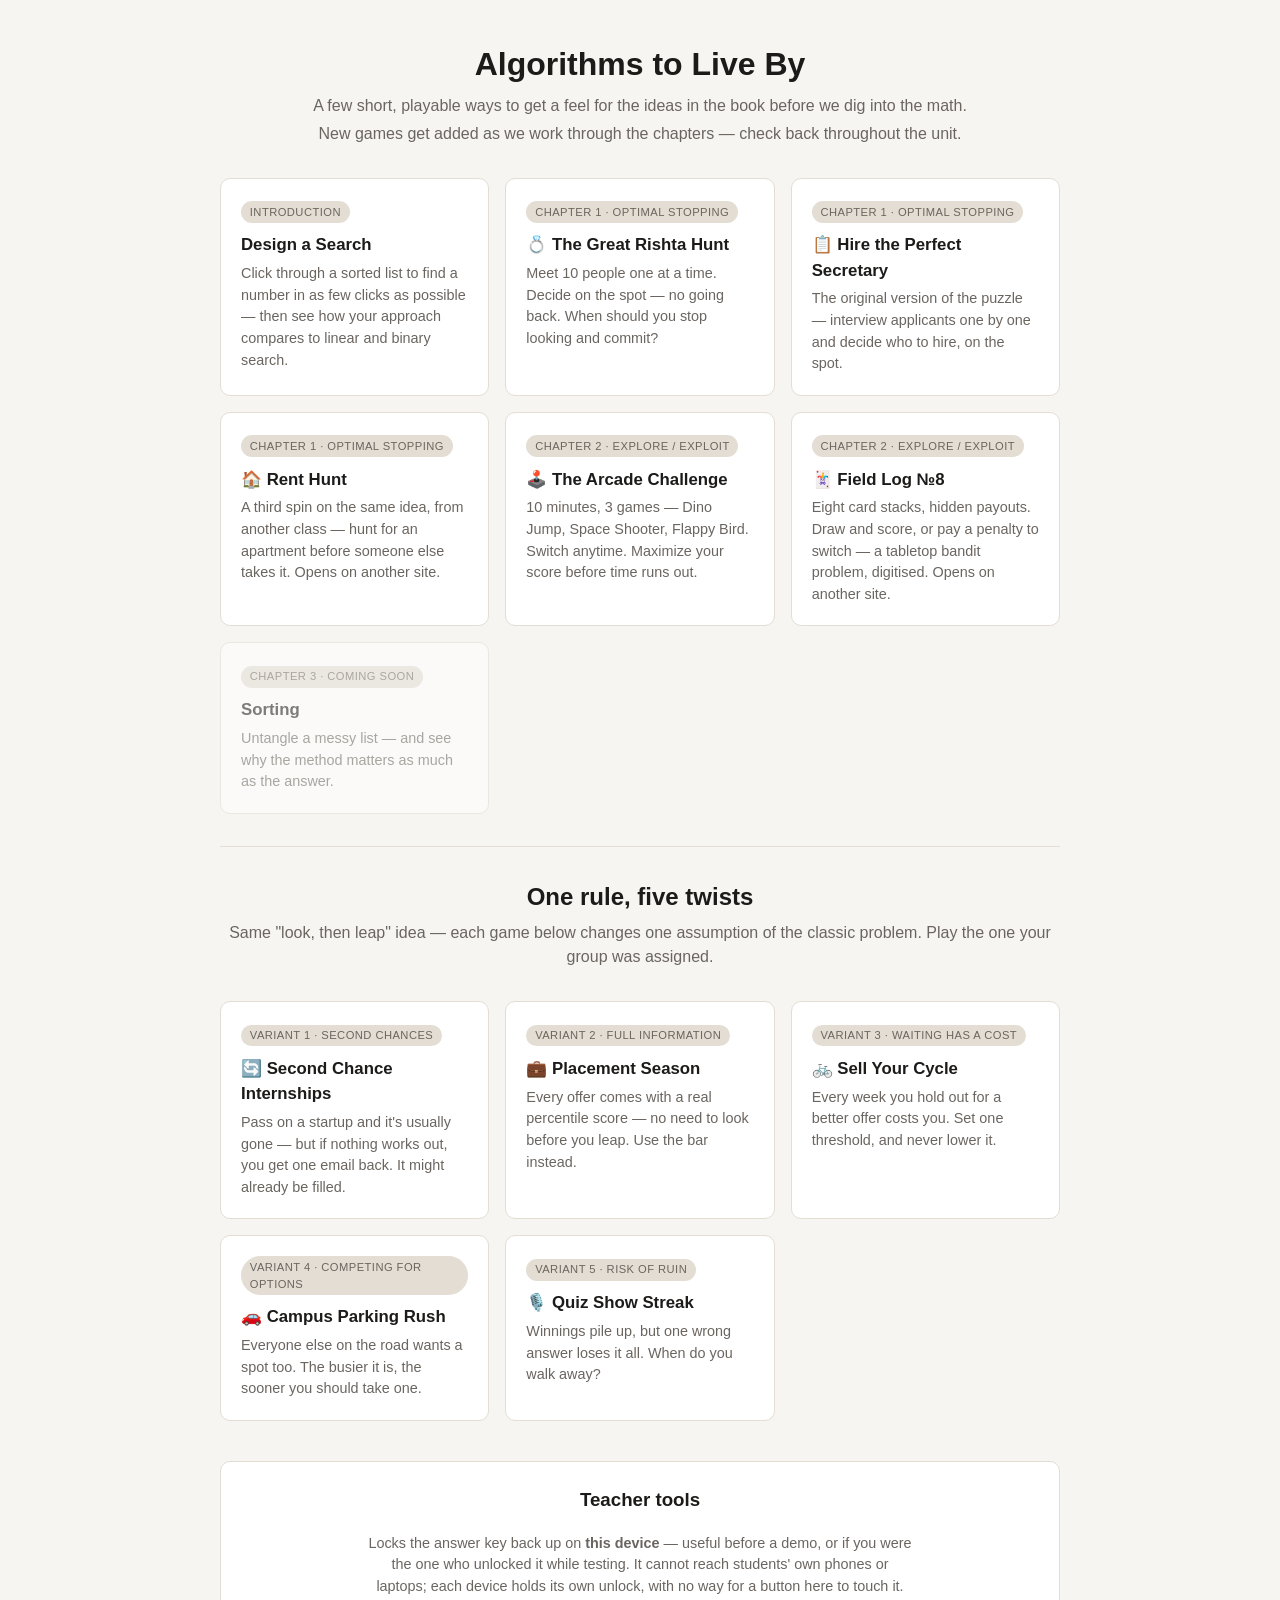
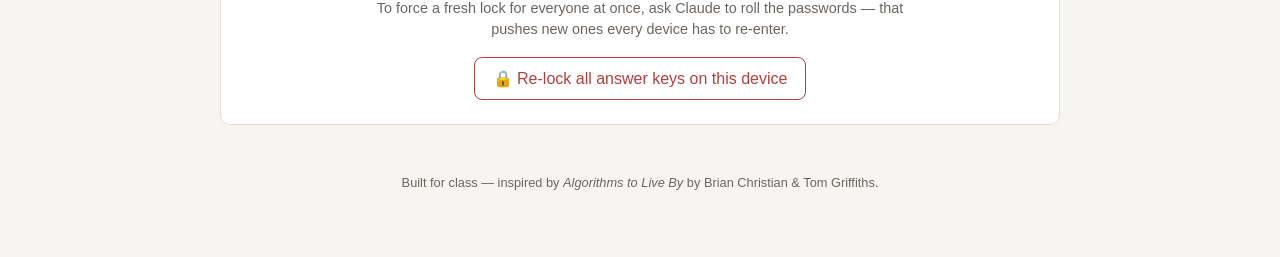
<file: index.html>
<!doctype html>
<html lang="en">
<head>
<meta charset="utf-8">
<meta name="viewport" content="width=device-width, initial-scale=1">
<title>Algorithms to Live By — Class Games</title>
<link rel="stylesheet" href="assets/style.css">
</head>
<body>
<div class="wrap">
  <header class="page-head">
    <h1>Algorithms to Live By</h1>
    <p>A few short, playable ways to get a feel for the ideas in the book before we dig into the math.</p>
    <p>New games get added as we work through the chapters — check back throughout the unit.</p>
  </header>

  <div class="card-grid">
    <a class="card" href="games/search-algorithms/index.html">
      <span class="tag">Introduction</span>
      <h3>Design a Search</h3>
      <p>Click through a sorted list to find a number in as few clicks as possible — then see how your approach compares to linear and binary search.</p>
    </a>

    <a class="card" href="games/optimal-stopping/index.html">
      <span class="tag">Chapter 1 · Optimal Stopping</span>
      <h3>💍 The Great Rishta Hunt</h3>
      <p>Meet 10 people one at a time. Decide on the spot — no going back. When should you stop looking and commit?</p>
    </a>

    <a class="card" href="games/secretary/index.html">
      <span class="tag">Chapter 1 · Optimal Stopping</span>
      <h3>📋 Hire the Perfect Secretary</h3>
      <p>The original version of the puzzle — interview applicants one by one and decide who to hire, on the spot.</p>
    </a>

    <a class="card" href="https://varsha-acad.github.io/rent-hunt/" target="_blank" rel="noopener">
      <span class="tag">Chapter 1 · Optimal Stopping</span>
      <h3>🏠 Rent Hunt</h3>
      <p>A third spin on the same idea, from another class — hunt for an apartment before someone else takes it. Opens on another site.</p>
    </a>

    <a class="card" href="games/arcade/index.html">
      <span class="tag">Chapter 2 · Explore / Exploit</span>
      <h3>🕹️ The Arcade Challenge</h3>
      <p>10 minutes, 3 games — Dino Jump, Space Shooter, Flappy Bird. Switch anytime. Maximize your score before time runs out.</p>
    </a>

    <a class="card" href="https://nithyasatish28.github.io/when-to-stop/#explore" target="_blank" rel="noopener">
      <span class="tag">Chapter 2 · Explore / Exploit</span>
      <h3>🃏 Field Log №8</h3>
      <p>Eight card stacks, hidden payouts. Draw and score, or pay a penalty to switch — a tabletop bandit problem, digitised. Opens on another site.</p>
    </a>

    <div class="card locked">
      <span class="tag">Chapter 3 · Coming soon</span>
      <h3>Sorting</h3>
      <p>Untangle a messy list — and see why the method matters as much as the answer.</p>
    </div>
  </div>

  <hr class="divider">

  <header class="page-head" style="margin-top:1rem">
    <h2 style="margin:0 0 0.4rem">One rule, five twists</h2>
    <p>Same "look, then leap" idea — each game below changes one assumption of the classic problem. Play the one your group was assigned.</p>
  </header>

  <div class="card-grid">
    <a class="card" href="games/second-chance/index.html">
      <span class="tag">Variant 1 · Second chances</span>
      <h3>🔄 Second Chance Internships</h3>
      <p>Pass on a startup and it's usually gone — but if nothing works out, you get one email back. It might already be filled.</p>
    </a>

    <a class="card" href="games/placements/index.html">
      <span class="tag">Variant 2 · Full information</span>
      <h3>💼 Placement Season</h3>
      <p>Every offer comes with a real percentile score — no need to look before you leap. Use the bar instead.</p>
    </a>

    <a class="card" href="games/selling/index.html">
      <span class="tag">Variant 3 · Waiting has a cost</span>
      <h3>🚲 Sell Your Cycle</h3>
      <p>Every week you hold out for a better offer costs you. Set one threshold, and never lower it.</p>
    </a>

    <a class="card" href="games/parking/index.html">
      <span class="tag">Variant 4 · Competing for options</span>
      <h3>🚗 Campus Parking Rush</h3>
      <p>Everyone else on the road wants a spot too. The busier it is, the sooner you should take one.</p>
    </a>

    <a class="card" href="games/quitting/index.html">
      <span class="tag">Variant 5 · Risk of ruin</span>
      <h3>🎙️ Quiz Show Streak</h3>
      <p>Winnings pile up, but one wrong answer loses it all. When do you walk away?</p>
    </a>
  </div>

  <div class="panel" id="resetPanel" style="margin-top:2.5rem;text-align:center">
    <h3 style="margin-top:0">Teacher tools</h3>
    <p style="color:var(--muted);font-size:0.9rem;max-width:34rem;margin:0.3rem auto 1rem">
      Locks the answer key back up on <strong>this device</strong> — useful before a demo, or if you were the one who unlocked it while testing.
      It cannot reach students' own phones or laptops; each device holds its own unlock, with no way for a button here to touch it.
      To force a fresh lock for everyone at once, ask Claude to roll the passwords — that pushes new ones every device has to re-enter.
    </p>
    <button class="btn secondary" id="resetBtn" type="button">🔒 Re-lock all answer keys on this device</button>
    <p id="resetStatus" style="display:none;color:var(--good);font-weight:600;margin-top:0.7rem">Done — this device is locked on every game again.</p>
  </div>

  <footer class="site-foot">Built for class — inspired by <em>Algorithms to Live By</em> by Brian Christian &amp; Tom Griffiths.</footer>
</div>

<script src="assets/lock-shared.js"></script>
<script>
document.getElementById("resetBtn").addEventListener("click", () => {
  Object.values(GAME_LOCKS).forEach((lock) => localStorage.removeItem(lock.storageKey));
  document.getElementById("resetStatus").style.display = "block";
});
</script>
</body>
</html>
</file>
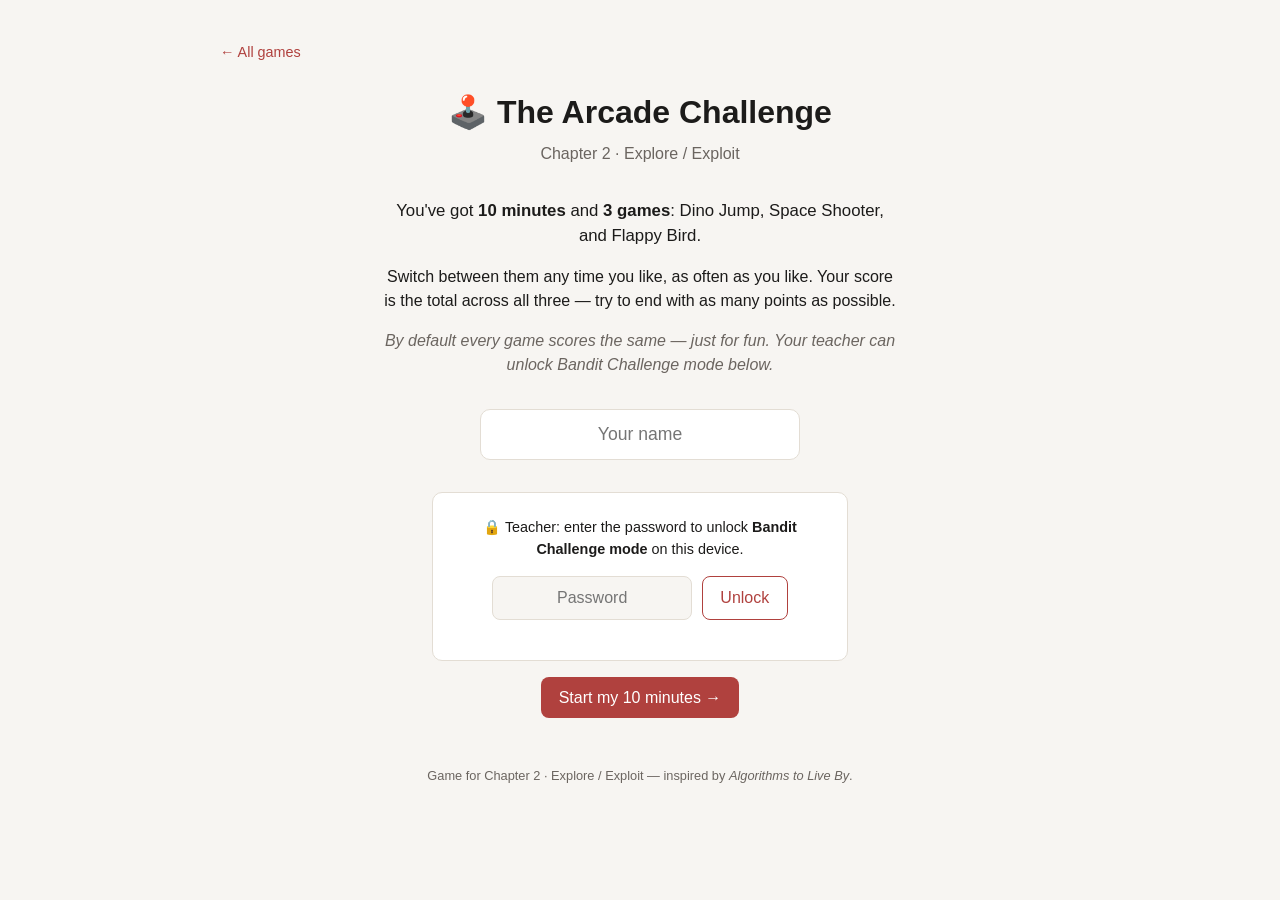
<file: games/arcade/index.html>
<!doctype html>
<html lang="en">
<head>
<meta charset="utf-8">
<meta name="viewport" content="width=device-width, initial-scale=1">
<title>The Arcade Challenge — Algorithms to Live By</title>
<link rel="stylesheet" href="../../assets/style.css">
<link rel="stylesheet" href="arcade.css">
</head>
<body>
<div class="wrap">
  <a class="back-link" href="../../index.html">&larr; All games</a>

  <header class="page-head">
    <h1>🕹️ The Arcade Challenge</h1>
    <p>Chapter 2 · Explore / Exploit</p>
  </header>

  <!-- ===== START SCREEN ===== -->
  <div class="start-screen" id="startScreen">
    <p style="font-size:1.05rem">You've got <strong>10 minutes</strong> and <strong>3 games</strong>: Dino Jump, Space Shooter, and Flappy Bird.</p>
    <p>Switch between them any time you like, as often as you like. Your score is the total across all three — try to end with as many points as possible.</p>
    <p style="color:var(--muted);font-style:italic" id="modeHint">By default every game scores the same — just for fun. Your teacher can unlock Bandit Challenge mode below.</p>
    <input type="text" id="nameInput" placeholder="Your name">

    <div class="panel" id="modeUnlockPanel" style="max-width:26rem;margin:1rem auto;text-align:center">
      <p style="margin:0 0 0.6rem;font-size:0.9rem">🔒 Teacher: enter the password to unlock <strong>Bandit Challenge mode</strong> on this device.</p>
      <div class="controls">
        <input type="password" class="password-input" id="modePasswordInput" placeholder="Password">
        <button class="btn secondary" id="modeUnlockBtn" type="button">Unlock</button>
      </div>
      <p class="lock-error" id="modeLockError" style="display:none">Not quite — try again.</p>
    </div>

    <div id="modeToggleRow" style="display:none;max-width:26rem;margin:1rem auto;text-align:center">
      <label style="display:flex;align-items:center;gap:0.5rem;justify-content:center;font-size:0.95rem;cursor:pointer">
        <input type="checkbox" id="hardModeToggle">
        🎯 Play Bandit Challenge mode (hidden points, harder games)
      </label>
    </div>

    <div>
      <button class="btn" id="startBtn">Start my 10 minutes →</button>
    </div>
  </div>

  <!-- ===== PLAY SCREEN ===== -->
  <div id="playScreen" style="display:none">
    <div class="arcade-header">
      <div class="arcade-stat">
        <span class="num" id="playerNameDisplay">—</span>
        <span class="label">Player</span>
      </div>
      <div class="arcade-stat timer" id="timerStat">
        <span class="num" id="timerDisplay">25:00</span>
        <span class="label">Time left</span>
      </div>
      <div class="arcade-stat">
        <span class="num" id="totalScoreDisplay">0</span>
        <span class="label">Total score</span>
      </div>
    </div>

    <div class="arcade-tabs">
      <button class="arcade-tab" data-game="dino">🦖 Dino Jump</button>
      <button class="arcade-tab" data-game="shooter">🚀 Space Shooter</button>
      <button class="arcade-tab" data-game="flappy">🐦 Flappy Bird</button>
    </div>

    <div class="arcade-stage" id="stageWrap"></div>
    <p class="arcade-help" id="helpText"></p>

    <div class="controls">
      <button class="btn secondary" id="endEarlyBtn">End session early</button>
    </div>
  </div>

  <!-- ===== END SCREEN ===== -->
  <div class="end-overlay" id="endScreen" style="display:none">
    <h2>⏰ Time's up, <span id="endName">—</span>!</h2>
    <div class="final-score-num" id="finalScore">0</div>
    <div class="write-down-note">✍️ Write this number down and tell your teacher — an award's on the line!</div>

    <div id="breakdownList"></div>

    <div class="controls">
      <button class="btn secondary" id="playAgainBtn">Play again →</button>
    </div>

    <p class="write-down-note" id="freePlayNote" style="display:none">🎈 That was Free Play mode — every game scored the same, just for fun. Ask your teacher to unlock Bandit Challenge mode to play the real explore/exploit puzzle.</p>

    <p class="date-counter" id="roundDoneNote" style="display:none">Want to see why some games scored better? Ask your teacher for the password.</p>

    <div class="panel lock-panel" id="lockPanel" style="display:none">
      <div class="lock-icon">🔒</div>
      <h3>Ready to see how it's really done?</h3>
      <p>Ask your teacher for the password once everyone's had a go.</p>
      <div class="controls">
        <input type="password" class="password-input" id="passwordInput" placeholder="Password">
        <button class="btn" id="unlockBtn">Unlock</button>
      </div>
      <p class="lock-error" id="lockError" style="display:none">Not quite — try again.</p>
    </div>

    <div id="revealContent" style="display:none">
      <div class="panel" id="explainer" style="text-align:left">
        <h3>Chapter 2: Explore / Exploit</h3>
        <p>Every one of these three games is secretly worth a <strong>different number of points per hit</strong> — the same for everyone in the room. You had no way to know which was best except by actually playing all three (or asking someone who already had).</p>
        <p>This is exactly the dilemma computer scientists call the <strong>multi-armed bandit problem</strong>: you have several options with unknown payoffs, limited time, and every minute spent testing one option is a minute not spent cashing in on whatever you already know works. Spend too long exploring, and you waste your remaining time on games you already knew weren't great. Commit too early, and you might be grinding the worst one the whole time.</p>
        <ol class="steps-list">
          <li><strong>Explore</strong> early — try all three games briefly to get a feel for which one is paying out best.</li>
          <li><strong>Exploit</strong> once you're fairly confident — spend most of your remaining time on your current best guess.</li>
          <li>The less time you have left, the less exploring makes sense — a bad decision now has less time to be corrected.</li>
        </ol>
        <p id="yourMultipliers" style="font-style:italic"></p>
        <hr class="divider">
        <h3>Your regret, quantified</h3>
        <p>Computer scientists call the gap between what you actually scored and what you <em>could</em> have scored (if you'd known the best game from second one) your <strong>regret</strong>. You can't get it to zero — some exploring is always necessary — but a good strategy keeps it small.</p>
        <p id="regretExplain" style="font-style:italic"></p>
        <hr class="divider">
        <p style="font-size:0.85rem;color:var(--muted)"><strong>Where you see it:</strong> a streaming app deciding whether to recommend your favourite genre again or try something new. A doctor choosing a well-known treatment vs. a promising new one. A restaurant-goer deciding between their usual order and today's special.</p>
      </div>
    </div>
  </div>

  <footer class="site-foot">Game for Chapter 2 · Explore / Exploit — inspired by <em>Algorithms to Live By</em>.</footer>
</div>

<script src="../../assets/lock-shared.js"></script>
<script src="dino.js"></script>
<script src="shooter.js"></script>
<script src="flappy.js"></script>
<script>
const GAMES = {
  dino: { label: "🦖 Dino Jump", help: "Press Space, tap, or click to jump over the cacti. 3 lives — a hit costs one.", module: () => window.ArcadeDino },
  shooter: { label: "🚀 Space Shooter", help: "Move with the arrow keys, or drag your finger/mouse. Your ship fires on its own — dodge the red divers or shoot them, they cost a life on contact. 3 lives.", module: () => window.ArcadeShooter },
  flappy: { label: "🐦 Flappy Bird", help: "Press Space, tap, or click to flap. Thread the gaps — hitting a pipe, the ceiling, or the floor costs a life. Gaps get tighter and faster over time. 3 lives.", module: () => window.ArcadeFlappy },
};
const SESSION_SECONDS = 10 * 60;
const RESULT_KEY = "atlb_arcade_result";
const MAX_LIVES = 3;

// base: everyone's default -- fair points, easygoing games, no puzzle.
// hard: the "bandit challenge" -- hidden, unequal points and tougher games,
// unlocked with a teacher password so it stays a deliberate exercise, not a default.
const MODE_TUNING = {
  base: { multipliers: { dino: 1, shooter: 1, flappy: 1 }, difficulty: "base" },
  hard: { multipliers: { dino: 0.4, shooter: 1.0, flappy: 1.8 }, difficulty: "hard" },
};

let playerName = "";
let totalScore = 0;
let perGame = { dino: 0, shooter: 0, flappy: 0 };
let gameSeconds = { dino: 0, shooter: 0, flappy: 0 };
let lives = { dino: MAX_LIVES, shooter: MAX_LIVES, flappy: MAX_LIVES };
let runScore = { dino: 0, shooter: 0, flappy: 0 };
let multipliers = {};
let sessionMode = "base";
let activeGame = null;
let currentModule = null;
let timeLeft = SESSION_SECONDS;
let timerId = null;

const startScreen = document.getElementById("startScreen");
const playScreen = document.getElementById("playScreen");
const endScreen = document.getElementById("endScreen");
const nameInput = document.getElementById("nameInput");
const startBtn = document.getElementById("startBtn");
const playerNameDisplay = document.getElementById("playerNameDisplay");
const timerDisplay = document.getElementById("timerDisplay");
const timerStat = document.getElementById("timerStat");
const totalScoreDisplay = document.getElementById("totalScoreDisplay");
const stageWrap = document.getElementById("stageWrap");
const helpText = document.getElementById("helpText");
const endEarlyBtn = document.getElementById("endEarlyBtn");
const endName = document.getElementById("endName");
const finalScoreEl = document.getElementById("finalScore");
const breakdownListEl = document.getElementById("breakdownList");
const playAgainBtn = document.getElementById("playAgainBtn");

const lock = initGameLock({
  game: "arcade",
  lockPanelEl: document.getElementById("lockPanel"),
  passwordInputEl: document.getElementById("passwordInput"),
  unlockBtnEl: document.getElementById("unlockBtn"),
  lockErrorEl: document.getElementById("lockError"),
  contentEl: document.getElementById("revealContent"),
  noteEl: document.getElementById("roundDoneNote"),
});

const modeLock = initGameLock({
  game: "arcadeChallenge",
  lockPanelEl: document.getElementById("modeUnlockPanel"),
  passwordInputEl: document.getElementById("modePasswordInput"),
  unlockBtnEl: document.getElementById("modeUnlockBtn"),
  lockErrorEl: document.getElementById("modeLockError"),
  contentEl: document.getElementById("modeToggleRow"),
});
modeLock.reveal();

const hardModeToggle = document.getElementById("hardModeToggle");

function formatTime(sec) {
  const m = Math.floor(sec / 60);
  const s = sec % 60;
  return `${m}:${String(s).padStart(2, "0")}`;
}

function awardPoints(gameId, basePoints) {
  const pts = Math.round(basePoints * multipliers[gameId]);
  totalScore = Math.max(0, totalScore + pts);
  perGame[gameId] = Math.max(0, perGame[gameId] + pts);
  runScore[gameId] = Math.max(0, runScore[gameId] + pts);
  totalScoreDisplay.textContent = totalScore;
}

function stopCurrent() {
  if (currentModule) currentModule.stop();
  currentModule = null;
  stageWrap.innerHTML = "";
}

function renderLivesRow(el, gameId) {
  const n = Math.max(0, lives[gameId]);
  el.textContent = "❤️".repeat(n) + "🖤".repeat(MAX_LIVES - n);
}

function showGameOver(gameId) {
  const overlay = stageWrap.querySelector(".game-over-overlay");
  if (!overlay) return;
  overlay.querySelector(".run-score").textContent = runScore[gameId];
  overlay.style.display = "flex";
}

function restartGame(gameId) {
  lives[gameId] = MAX_LIVES;
  runScore[gameId] = 0;
  if (gameId === activeGame) switchTab(gameId);
}

function switchTab(gameId) {
  stopCurrent();
  activeGame = gameId;
  document.querySelectorAll(".arcade-tab").forEach((btn) => {
    btn.classList.toggle("active", btn.dataset.game === gameId);
  });
  helpText.textContent = GAMES[gameId].help;

  const livesRow = document.createElement("div");
  livesRow.className = "lives-row";
  renderLivesRow(livesRow, gameId);
  stageWrap.appendChild(livesRow);

  const frame = document.createElement("div");
  frame.className = "canvas-frame";
  const canvas = document.createElement("canvas");
  frame.appendChild(canvas);

  const overlay = document.createElement("div");
  overlay.className = "game-over-overlay";
  overlay.style.display = "none";
  overlay.innerHTML = `
    <h3>💀 Out of lives</h3>
    <p>You scored <strong class="run-score">0</strong> points on this attempt.</p>
    <button class="btn" type="button">▶ Try again</button>
    <p style="font-size:0.8rem;margin-top:0.2rem">...or switch to another game above.</p>
  `;
  overlay.querySelector("button").addEventListener("click", () => restartGame(gameId));
  frame.appendChild(overlay);
  stageWrap.appendChild(frame);

  runScore[gameId] = 0;

  const scoreCb = (pts) => awardPoints(gameId, pts);
  const livesCb = (n) => {
    lives[gameId] = n;
    renderLivesRow(livesRow, gameId);
    if (n <= 0) showGameOver(gameId);
  };

  if (lives[gameId] <= 0) {
    showGameOver(gameId);
    return;
  }

  currentModule = GAMES[gameId].module();
  currentModule.start(canvas, scoreCb, livesCb, lives[gameId], MODE_TUNING[sessionMode].difficulty);
}

document.querySelectorAll(".arcade-tab").forEach((btn) => {
  btn.addEventListener("click", () => switchTab(btn.dataset.game));
});

function tick() {
  timeLeft -= 1;
  if (lives[activeGame] > 0) gameSeconds[activeGame] += 1;
  timerDisplay.textContent = formatTime(Math.max(0, timeLeft));
  timerStat.classList.toggle("low", timeLeft <= 60);
  if (timeLeft <= 0) endSession();
}

function startSession() {
  localStorage.removeItem(RESULT_KEY);
  playerName = nameInput.value.trim() || "Player";
  totalScore = 0;
  perGame = { dino: 0, shooter: 0, flappy: 0 };
  gameSeconds = { dino: 0, shooter: 0, flappy: 0 };
  lives = { dino: MAX_LIVES, shooter: MAX_LIVES, flappy: MAX_LIVES };
  runScore = { dino: 0, shooter: 0, flappy: 0 };
  sessionMode = (modeLock.isUnlocked() && hardModeToggle.checked) ? "hard" : "base";
  multipliers = MODE_TUNING[sessionMode].multipliers;
  timeLeft = SESSION_SECONDS;

  playerNameDisplay.textContent = playerName;
  totalScoreDisplay.textContent = "0";
  timerDisplay.textContent = formatTime(timeLeft);
  timerStat.classList.remove("low");

  startScreen.style.display = "none";
  endScreen.style.display = "none";
  playScreen.style.display = "block";

  switchTab("dino");
  timerId = setInterval(tick, 1000);
}

function renderEndScreen(result) {
  endName.textContent = result.playerName;
  finalScoreEl.textContent = result.totalScore;
  breakdownListEl.innerHTML = "";
  Object.entries(GAMES).forEach(([id, g]) => {
    const secs = result.gameSeconds[id];
    const rate = secs > 0 ? (result.perGame[id] / secs * 60).toFixed(1) : "—";
    const row = document.createElement("div");
    row.className = "breakdown-row";
    row.innerHTML = `<span>${g.label} <span style="color:var(--muted);font-weight:400">(${rate === "—" ? "not played" : rate + " pts/min"})</span></span><span><strong>${result.perGame[id]}</strong></span>`;
    breakdownListEl.appendChild(row);
  });

  const mode = result.mode || (result.multipliers && result.multipliers.dino !== 1 ? "hard" : "base");

  const freePlayNote = document.getElementById("freePlayNote");
  const roundDoneNote = document.getElementById("roundDoneNote");
  const lockPanel = document.getElementById("lockPanel");
  const revealContent = document.getElementById("revealContent");

  if (mode === "base") {
    freePlayNote.style.display = "block";
    roundDoneNote.style.display = "none";
    lockPanel.style.display = "none";
    revealContent.style.display = "none";
  } else {
    freePlayNote.style.display = "none";

    document.getElementById("yourMultipliers").textContent =
      `Your hidden multipliers this round: Dino Jump ×${result.multipliers.dino}, Space Shooter ×${result.multipliers.shooter}, Flappy Bird ×${result.multipliers.flappy}.`;

    const rates = Object.keys(GAMES)
      .filter((id) => result.gameSeconds[id] > 0)
      .map((id) => result.perGame[id] / result.gameSeconds[id]);
    const bestRate = rates.length ? Math.max(...rates) : 0;
    const hypothetical = Math.round(bestRate * SESSION_SECONDS);
    const gap = hypothetical - result.totalScore;
    document.getElementById("regretExplain").textContent =
      gap <= 3
        ? `You barely left anything on the table — your final score of ${result.totalScore} is close to the ${hypothetical} you'd have gotten by spending the whole session on your best-scoring game. You found it fast!`
        : `If you'd spent the full 10 minutes purely on your best-scoring game, you'd have scored around ${hypothetical}. Your actual score was ${result.totalScore} — that ${gap}-point gap is your regret, and it's the real cost of the time you spent exploring.`;

    roundDoneNote.style.display = lock.isUnlocked() ? "none" : "block";
    lock.reveal();
  }

  startScreen.style.display = "none";
  playScreen.style.display = "none";
  endScreen.style.display = "block";
}

function endSession() {
  clearInterval(timerId);
  timerId = null;
  stopCurrent();

  const result = { playerName, totalScore, perGame, gameSeconds, multipliers, mode: sessionMode };
  localStorage.setItem(RESULT_KEY, JSON.stringify(result));
  renderEndScreen(result);
}

startBtn.addEventListener("click", startSession);
nameInput.addEventListener("keydown", (e) => { if (e.key === "Enter") startSession(); });
endEarlyBtn.addEventListener("click", () => {
  if (confirm("End your session now? Your final score will be locked in.")) endSession();
});
playAgainBtn.addEventListener("click", () => {
  localStorage.removeItem(RESULT_KEY);
  endScreen.style.display = "none";
  startScreen.style.display = "block";
});

// If a finished session exists (e.g. the page got reloaded), show that result
// screen instead of dumping the student back to a blank start screen.
(function restoreResultIfAny() {
  const saved = localStorage.getItem(RESULT_KEY);
  if (!saved) return;
  try {
    renderEndScreen(JSON.parse(saved));
  } catch (e) {
    localStorage.removeItem(RESULT_KEY);
  }
})();
</script>
</body>
</html>
</file>
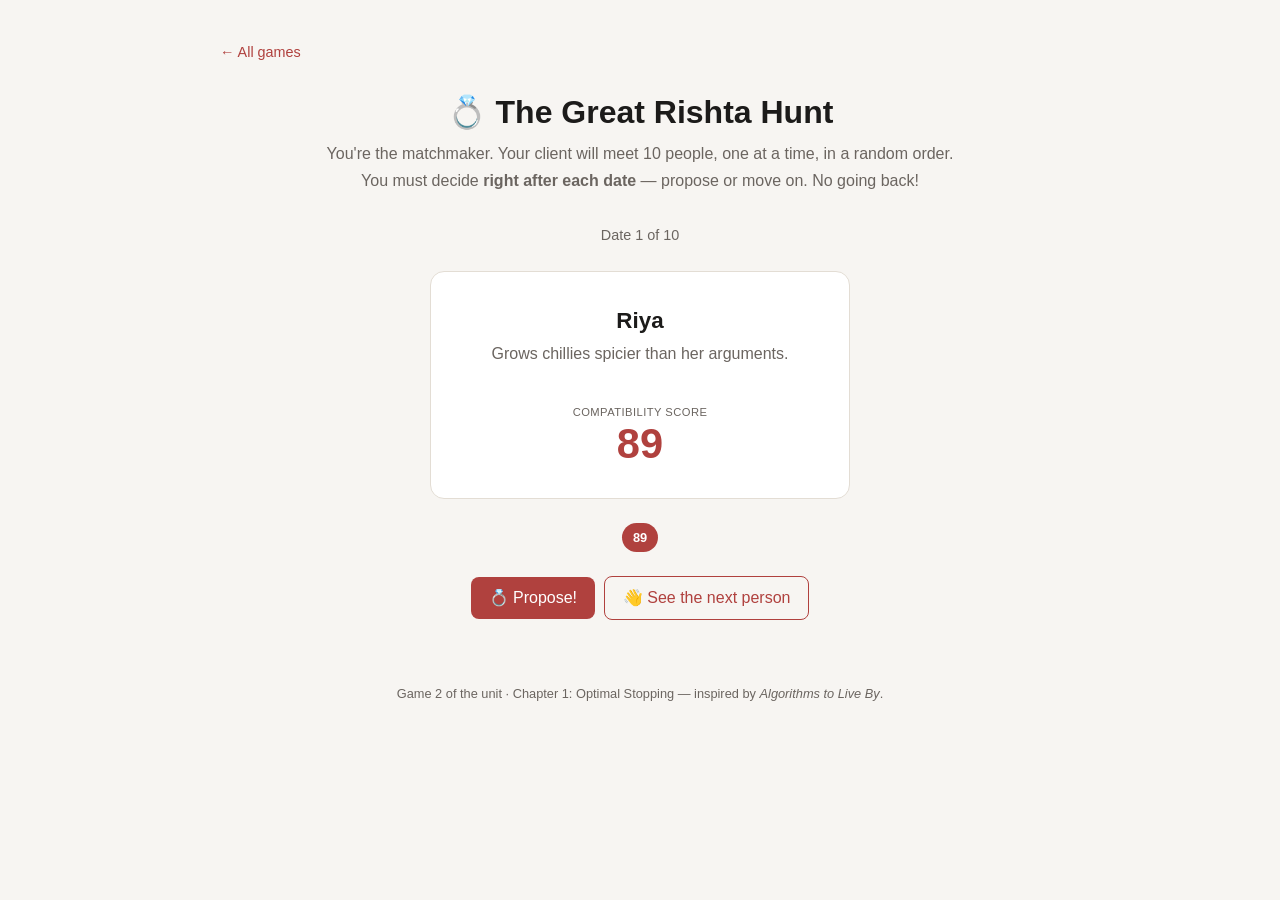
<file: games/optimal-stopping/index.html>
<!doctype html>
<html lang="en">
<head>
<meta charset="utf-8">
<meta name="viewport" content="width=device-width, initial-scale=1">
<title>The Great Rishta Hunt — Algorithms to Live By</title>
<link rel="stylesheet" href="../../assets/style.css">
</head>
<body>
<div class="wrap">
  <a class="back-link" href="../../index.html">&larr; All games</a>

  <header class="page-head">
    <h1>💍 The Great Rishta Hunt</h1>
    <p>You're the matchmaker. Your client will meet 10 people, one at a time, in a random order.</p>
    <p>You must decide <strong>right after each date</strong> — propose or move on. No going back!</p>
  </header>

  <p class="date-counter" id="dateCounter">Date 1 of 10</p>

  <div class="candidate-card" id="candidateCard">
    <div class="name" id="candName">—</div>
    <div class="bio" id="candBio">—</div>
    <div class="score-label">Compatibility score</div>
    <div class="score" id="candScore">—</div>
  </div>

  <div class="history-strip" id="historyStrip"></div>

  <div class="controls" id="decisionControls">
    <button class="btn" id="proposeBtn">💍 Propose!</button>
    <button class="btn secondary" id="nextBtn">👋 See the next person</button>
  </div>
  <p class="date-counter" id="lastChanceNote" style="display:none">This is the last one — no more dates left. Time to decide!</p>

  <div id="resultBanner"></div>
  <ul class="results-list" id="resultsList"></ul>

  <div class="controls" id="playAgainControls" style="display:none">
    <button class="btn secondary" id="playAgainBtn">Try again with 10 new people →</button>
  </div>

  <p class="date-counter" id="roundDoneNote" style="display:none">Want to see the explanation? Ask your teacher for the password.</p>

  <div class="panel lock-panel" id="lockPanel" style="display:none">
    <div class="lock-icon">🔒</div>
    <h3>Ready to see how it's really done?</h3>
    <p>Ask your teacher for the password once everyone's had a go.</p>
    <div class="controls">
      <input type="password" class="password-input" id="passwordInput" placeholder="Password">
      <button class="btn" id="unlockBtn">Unlock</button>
    </div>
    <p class="lock-error" id="lockError" style="display:none">Not quite — try again.</p>
  </div>

  <div id="revealContent" style="display:none">
    <div class="panel" id="chartPanel">
      <h3>The whole round, visually</h3>
      <div id="roundChart"></div>
      <p style="font-size:0.85rem;color:var(--muted);margin-top:0.75rem">
        <strong>Shaded area</strong> = the "just looking" phase.
        <strong>Dashed line</strong> = the best score seen during that phase.
        The leap rule says: propose to the first bar after the shading that pokes above the dashed line.
      </p>
    </div>

    <div class="panel" id="explainer">
      <h3>The "Look, Then Leap" Rule</h3>
      <p id="explainIntro"></p>
      <ol class="steps-list">
        <li id="stepLook"></li>
        <li id="stepLeap"></li>
      </ol>
      <p id="explainWhy"></p>
      <hr class="divider">
      <p id="explainRecap"></p>

      <hr class="divider">
      <h3>Now in code</h3>
      <p>This is exactly the plan above, written as a real program. <code id="lookPhaseInline"></code> is the "just look" cutoff for this round.</p>
      <div class="code-block">
        <pre><code id="codeBlock"></code></pre>
      </div>
    </div>
  </div>

  <footer class="site-foot">Game 2 of the unit · Chapter 1: Optimal Stopping — inspired by <em>Algorithms to Live By</em>.</footer>
</div>

<script src="../../assets/lock-shared.js"></script>
<script src="../../assets/stopping-shared.js"></script>
<script>
const POOL = [
  { name: "Meera", bio: "Makes the best filter coffee in three districts." },
  { name: "Ananya", bio: "Has beaten everyone at chess, including the principal." },
  { name: "Divya", bio: "Can recite every cricket score since 2003." },
  { name: "Kavya", bio: "Plans full road-trip itineraries for fun, on weekends." },
  { name: "Riya", bio: "Grows chillies spicier than her arguments." },
  { name: "Sana", bio: "Reads two books a week and judges you if you don't." },
  { name: "Pooja", bio: "Can parallel park a bus. Has never needed to." },
  { name: "Aisha", bio: "100% win rate at family Ludo tournaments. Undefeated." },
  { name: "Tara", bio: "Once fixed a laptop using only a hair clip." },
  { name: "Priya", bio: "Trains for marathons by chasing the school bus." },
  { name: "Lakshmi", bio: "Has an opinion about your playlist. It is correct." },
];

const N = 10;
const STATS_KEY = "atlb_stopping_stats";

let round = [];       // {name, bio, score} in the order they'll be met
let idx = 0;
let bestSoFar = -Infinity;
let decided = false;
let chosenIdx = null;

const dateCounterEl = document.getElementById("dateCounter");
const candNameEl = document.getElementById("candName");
const candBioEl = document.getElementById("candBio");
const candScoreEl = document.getElementById("candScore");
const historyStripEl = document.getElementById("historyStrip");
const decisionControlsEl = document.getElementById("decisionControls");
const lastChanceNoteEl = document.getElementById("lastChanceNote");
const proposeBtn = document.getElementById("proposeBtn");
const nextBtn = document.getElementById("nextBtn");
const resultBannerEl = document.getElementById("resultBanner");
const roundChartEl = document.getElementById("roundChart");
const resultsListEl = document.getElementById("resultsList");
const playAgainControlsEl = document.getElementById("playAgainControls");
const playAgainBtn = document.getElementById("playAgainBtn");

const lock = initGameLock({
  game: "rishta",
  lockPanelEl: document.getElementById("lockPanel"),
  passwordInputEl: document.getElementById("passwordInput"),
  unlockBtnEl: document.getElementById("unlockBtn"),
  lockErrorEl: document.getElementById("lockError"),
  contentEl: document.getElementById("revealContent"),
  noteEl: document.getElementById("roundDoneNote"),
});

function loadStats() {
  try {
    return JSON.parse(localStorage.getItem(STATS_KEY)) || { played: 0, foundBest: 0 };
  } catch (e) {
    return { played: 0, foundBest: 0 };
  }
}

function saveStats(stats) {
  localStorage.setItem(STATS_KEY, JSON.stringify(stats));
}

function startRound() {
  const people = stoppingShuffle(POOL).slice(0, N);
  const scores = stoppingShuffle(stoppingUniqueScores(N));
  round = people.map((p, i) => ({ ...p, score: scores[i] }));

  idx = 0;
  bestSoFar = -Infinity;
  decided = false;
  chosenIdx = null;

  resultBannerEl.innerHTML = "";
  resultsListEl.innerHTML = "";
  roundChartEl.innerHTML = "";
  playAgainControlsEl.style.display = "none";
  document.getElementById("roundDoneNote").style.display = "none";
  document.getElementById("lockPanel").style.display = "none";
  document.getElementById("revealContent").style.display = "none";
  decisionControlsEl.style.display = "flex";

  renderCandidate();
}

function renderCandidate() {
  const c = round[idx];
  dateCounterEl.textContent = `Date ${idx + 1} of ${N}`;
  candNameEl.textContent = c.name;
  candBioEl.textContent = c.bio;
  candScoreEl.textContent = c.score;

  if (c.score > bestSoFar) bestSoFar = c.score;

  historyStripEl.innerHTML = "";
  round.slice(0, idx + 1).forEach((p) => {
    const chip = document.createElement("span");
    chip.className = "history-chip" + (p.score === bestSoFar ? " best-so-far" : "");
    chip.textContent = p.score;
    historyStripEl.appendChild(chip);
  });

  const isLast = idx === N - 1;
  nextBtn.style.display = isLast ? "none" : "inline-block";
  lastChanceNoteEl.style.display = isLast ? "block" : "none";
}

function propose() {
  if (decided) return;
  chosenIdx = idx;
  finishRound();
}

function seeNext() {
  if (decided || idx >= N - 1) return;
  idx += 1;
  renderCandidate();
}

function finishRound() {
  decided = true;
  decisionControlsEl.style.display = "none";
  lastChanceNoteEl.style.display = "none";

  const metCount = round.length;
  const chosenScore = round[chosenIdx].score;
  const trueBestScore = Math.max(...round.map((p) => p.score));
  const foundBest = chosenScore === trueBestScore;

  const sortedDesc = round.map((p) => p.score).slice().sort((a, b) => b - a);
  const rank = sortedDesc.indexOf(chosenScore) + 1;

  const stats = loadStats();
  stats.played += 1;
  if (foundBest) stats.foundBest += 1;
  saveStats(stats);

  let message;
  if (foundBest) {
    message = `🏆 Jackpot! ${round[chosenIdx].name} really was the best match out of all ${metCount}.`;
  } else if (rank <= 3) {
    message = `😊 Not bad — ${round[chosenIdx].name} was the #${rank} best match out of ${metCount}.`;
  } else {
    message = `😅 Oof — ${round[chosenIdx].name} was only the #${rank} best match out of ${metCount}. There was someone much better out there.`;
  }
  resultBannerEl.innerHTML = `<div class="result-banner ${foundBest ? "correct" : "wrong"}">
    ${message}<br>
    <span style="font-weight:400;font-size:0.85rem">Lifetime record: found the best match ${stats.foundBest} out of ${stats.played} tries.</span>
  </div>`;

  resultsListEl.innerHTML = "";
  round.forEach((p, i) => {
    const li = document.createElement("li");
    li.className = "results-row" + (i === chosenIdx ? " chosen" : "");
    const crown = p.score === trueBestScore ? " 👑" : "";
    const proposedMark = i === chosenIdx ? " 💍" : "";
    li.innerHTML = `<span class="row-name">Date ${i + 1}: ${p.name}${crown}${proposedMark}</span><span class="row-score">${p.score}</span>`;
    resultsListEl.appendChild(li);
  });

  renderStoppingChart(roundChartEl, { round, N, chosenIdx, trueBestScore });
  renderStoppingExplainer({
    introEl: document.getElementById("explainIntro"),
    stepLookEl: document.getElementById("stepLook"),
    stepLeapEl: document.getElementById("stepLeap"),
    whyEl: document.getElementById("explainWhy"),
    recapEl: document.getElementById("explainRecap"),
    lookPhaseInlineEl: document.getElementById("lookPhaseInline"),
    codeBlockEl: document.getElementById("codeBlock"),
  }, { N, chosenIdx });

  playAgainControlsEl.style.display = "flex";
  document.getElementById("roundDoneNote").style.display = lock.isUnlocked() ? "none" : "block";
  lock.reveal();
}

proposeBtn.addEventListener("click", propose);
nextBtn.addEventListener("click", seeNext);
playAgainBtn.addEventListener("click", startRound);

startRound();
</script>
</body>
</html>
</file>
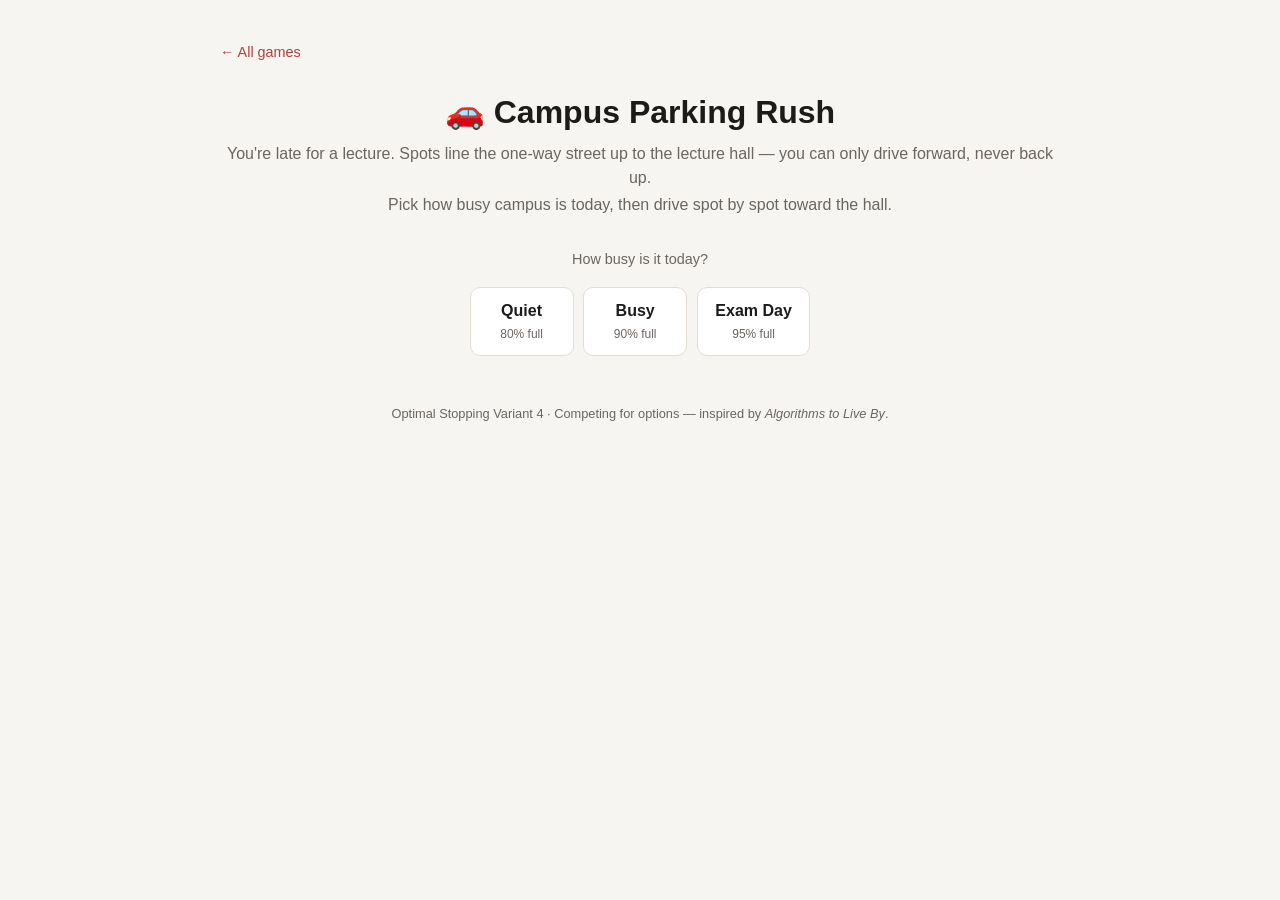
<file: games/parking/index.html>
<!doctype html>
<html lang="en">
<head>
<meta charset="utf-8">
<meta name="viewport" content="width=device-width, initial-scale=1">
<title>Campus Parking Rush — Algorithms to Live By</title>
<link rel="stylesheet" href="../../assets/style.css">
</head>
<body>
<div class="wrap">
  <a class="back-link" href="../../index.html">&larr; All games</a>

  <header class="page-head">
    <h1>🚗 Campus Parking Rush</h1>
    <p>You're late for a lecture. Spots line the one-way street up to the lecture hall — you can only drive forward, never back up.</p>
    <p>Pick how busy campus is today, then drive spot by spot toward the hall.</p>
  </header>

  <div id="pickerScreen">
    <p class="date-counter">How busy is it today?</p>
    <div class="choice-row" id="occupancyChoices">
      <button class="choice-btn" data-rate="0.8"><span class="choice-title">Quiet</span><span class="choice-sub">80% full</span></button>
      <button class="choice-btn" data-rate="0.9"><span class="choice-title">Busy</span><span class="choice-sub">90% full</span></button>
      <button class="choice-btn" data-rate="0.95"><span class="choice-title">Exam Day</span><span class="choice-sub">95% full</span></button>
    </div>
  </div>

  <div id="playScreen" style="display:none">
    <p class="date-counter" id="spotCounter">Spot 1 of 24</p>

    <div class="candidate-card" id="spotCard">
      <div class="name" id="spotName">—</div>
      <div class="bio" id="spotBio">—</div>
    </div>

    <div class="spot-strip" id="spotStrip"></div>

    <div class="controls" id="decisionControls">
      <button class="btn" id="parkBtn">🅿️ Park here!</button>
      <button class="btn secondary" id="driveBtn">🚗 Drive on</button>
    </div>

    <div id="resultBanner"></div>

    <div class="controls" id="playAgainControls" style="display:none">
      <button class="btn secondary" id="playAgainBtn">Try again →</button>
    </div>

    <p class="date-counter" id="roundDoneNote" style="display:none">Want to see the explanation? Ask your teacher for the password.</p>

    <div class="panel lock-panel" id="lockPanel" style="display:none">
      <div class="lock-icon">🔒</div>
      <h3>Ready to see how it's really done?</h3>
      <p>Ask your teacher for the password once everyone's had a go.</p>
      <div class="controls">
        <input type="password" class="password-input" id="passwordInput" placeholder="Password">
        <button class="btn" id="unlockBtn">Unlock</button>
      </div>
      <p class="lock-error" id="lockError" style="display:none">Not quite — try again.</p>
    </div>

    <div id="revealContent" style="display:none">
      <div class="panel" id="explainer">
        <h3>Variant 4: Availability depends on others</h3>
        <p>This is the classic problem with one big change: the spots aren't just yours to accept or reject. Every other driver on the road wants one too, so how many are actually free depends on <strong>the crowd</strong>, not chance alone.</p>
        <p>The key number is the <strong>occupancy rate</strong> — the share of spots already taken. The busier it is, the sooner you should grab a spot, well before you feel like you "should" have to.</p>
        <ol class="steps-list">
          <li>Estimate the occupancy rate.</li>
          <li>Look up the distance from the destination where you should start taking any free spot.</li>
          <li>Drive past free spots until you're within that distance.</li>
          <li>Then take the very first free spot you see.</li>
        </ol>
        <div class="panel" style="background:var(--bg)">
          <table style="width:100%;border-collapse:collapse;font-size:0.9rem">
            <tr><th style="text-align:left;padding:0.3rem 0">Spots taken</th><th style="text-align:left;padding:0.3rem 0">Start taking spots within</th></tr>
            <tr><td style="padding:0.3rem 0">80%</td><td>3 spots</td></tr>
            <tr><td style="padding:0.3rem 0">90%</td><td>7 spots</td></tr>
            <tr><td style="padding:0.3rem 0">95%</td><td>14 spots</td></tr>
          </table>
        </div>
        <p style="font-size:0.85rem;color:var(--muted)"><strong>The formula:</strong> distance ≈ 0.69 ÷ (share of spots that are free). At 90% full, that's 0.69 ÷ 0.10 ≈ 7.</p>
        <p id="thisRoundNote" style="font-style:italic"></p>
        <hr class="divider">
        <h3>Now in code</h3>
        <div class="code-block">
          <pre><code id="codeBlock">def park(spots_from_destination, start_taking_within):
    for distance in reversed(spots_from_destination):
        is_free = check_spot(distance)
        if distance <= start_taking_within and is_free:
            return distance   # park here
    return "overflow lot"     # never found one in range</code></pre>
        </div>
      </div>
    </div>
  </div>

  <footer class="site-foot">Optimal Stopping Variant 4 · Competing for options — inspired by <em>Algorithms to Live By</em>.</footer>
</div>

<script src="../../assets/lock-shared.js"></script>
<script>
const STREET_LEN = 24;
const OVERFLOW_PENALTY = 30;
const THRESHOLDS = { 0.8: 3, 0.9: 7, 0.95: 14 };

let occupancy = null;
let spots = [];      // index 0 = farthest from destination, STREET_LEN-1 = closest (spot #1)
let idx = 0;          // pointer into spots[]
let parkedAt = null;  // distance from destination if parked
let decided = false;

const pickerScreen = document.getElementById("pickerScreen");
const playScreen = document.getElementById("playScreen");
const spotCounter = document.getElementById("spotCounter");
const spotNameEl = document.getElementById("spotName");
const spotBioEl = document.getElementById("spotBio");
const spotStripEl = document.getElementById("spotStrip");
const decisionControlsEl = document.getElementById("decisionControls");
const parkBtn = document.getElementById("parkBtn");
const driveBtn = document.getElementById("driveBtn");
const resultBannerEl = document.getElementById("resultBanner");
const playAgainControlsEl = document.getElementById("playAgainControls");
const playAgainBtn = document.getElementById("playAgainBtn");

const lock = initGameLock({
  game: "parking",
  lockPanelEl: document.getElementById("lockPanel"),
  passwordInputEl: document.getElementById("passwordInput"),
  unlockBtnEl: document.getElementById("unlockBtn"),
  lockErrorEl: document.getElementById("lockError"),
  contentEl: document.getElementById("revealContent"),
  noteEl: document.getElementById("roundDoneNote"),
});

document.querySelectorAll("#occupancyChoices .choice-btn").forEach((btn) => {
  btn.addEventListener("click", () => startRound(parseFloat(btn.dataset.rate)));
});

function distanceFromDestination(spotIndex) {
  // spots[0] is farthest (distance STREET_LEN), spots[STREET_LEN-1] is closest (distance 1)
  return STREET_LEN - spotIndex;
}

function startRound(rate) {
  occupancy = rate;
  spots = Array.from({ length: STREET_LEN }, () => Math.random() >= rate); // true = free
  idx = 0;
  parkedAt = null;
  decided = false;

  pickerScreen.style.display = "none";
  playScreen.style.display = "block";
  resultBannerEl.innerHTML = "";
  playAgainControlsEl.style.display = "none";
  document.getElementById("roundDoneNote").style.display = "none";
  document.getElementById("lockPanel").style.display = "none";
  document.getElementById("revealContent").style.display = "none";
  decisionControlsEl.style.display = "flex";

  renderSpot();
}

function renderSpot() {
  const distance = distanceFromDestination(idx);
  const free = spots[idx];
  spotCounter.textContent = `${distance} spot${distance === 1 ? "" : "s"} from the lecture hall`;
  spotNameEl.textContent = free ? "🟢 Free spot!" : "🔴 Taken";
  spotBioEl.textContent = free ? "You could park here, or keep driving toward the hall." : "Someone's already parked here. Keep driving.";
  parkBtn.disabled = !free;

  spotStripEl.innerHTML = "";
  spots.slice(0, idx + 1).forEach((isFree, i) => {
    const chip = document.createElement("span");
    chip.className = "spot-chip " + (isFree ? "free" : "taken") + (i === idx ? " current" : "");
    chip.textContent = STREET_LEN - i;
    spotStripEl.appendChild(chip);
  });
}

function park() {
  if (decided || !spots[idx]) return;
  parkedAt = distanceFromDestination(idx);
  decided = true;
  finishRound();
}

function driveOn() {
  if (decided) return;
  if (idx >= STREET_LEN - 1) {
    parkedAt = null; // never parked -> overflow
    decided = true;
    finishRound();
    return;
  }
  idx += 1;
  renderSpot();
}

function finishRound() {
  decisionControlsEl.style.display = "none";

  const bestFreeDistance = Math.min(
    ...spots.map((f, i) => (f ? distanceFromDestination(i) : Infinity))
  );
  const walked = parkedAt === null ? OVERFLOW_PENALTY : parkedAt;

  let message;
  if (parkedAt === null) {
    message = `😩 No spot taken in time — you're stuck in the overflow lot, ${OVERFLOW_PENALTY} spots away.`;
  } else if (parkedAt === bestFreeDistance) {
    message = `🏆 Perfect! ${parkedAt} spots away was the closest free spot on the whole street.`;
  } else {
    message = `🚗 You parked ${parkedAt} spots away. The closest free spot overall was ${bestFreeDistance} spots away.`;
  }
  resultBannerEl.innerHTML = `<div class="result-banner ${parkedAt === bestFreeDistance ? "correct" : "wrong"}">${message}</div>`;

  playAgainControlsEl.style.display = "flex";
  const threshold = THRESHOLDS[occupancy];
  document.getElementById("thisRoundNote").textContent =
    `This round: campus was ${Math.round(occupancy * 100)}% full, so the rule says start taking any free spot within ${threshold} spots of the hall. ` +
    (parkedAt !== null ? `You parked at ${parkedAt}.` : `You never did.`);
  document.getElementById("codeBlock").textContent =
`def park(spots_from_destination, start_taking_within=${threshold}):
    for distance in reversed(spots_from_destination):
        is_free = check_spot(distance)
        if distance <= start_taking_within and is_free:
            return distance   # park here
    return "overflow lot"     # never found one in range`;

  document.getElementById("roundDoneNote").style.display = lock.isUnlocked() ? "none" : "block";
  lock.reveal();
}

function playAgain() {
  playScreen.style.display = "none";
  pickerScreen.style.display = "block";
}

parkBtn.addEventListener("click", park);
driveBtn.addEventListener("click", driveOn);
playAgainBtn.addEventListener("click", playAgain);
</script>
</body>
</html>
</file>
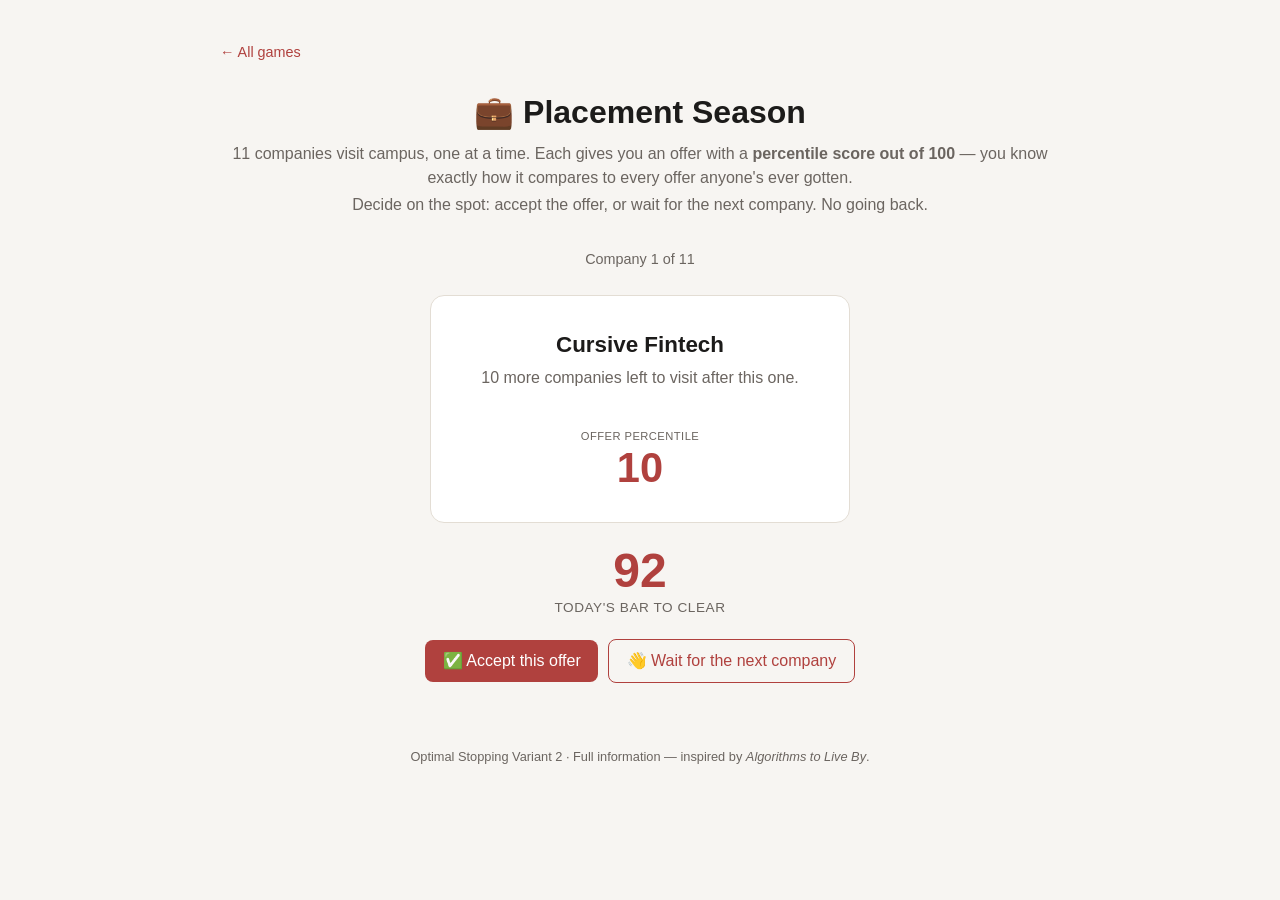
<file: games/placements/index.html>
<!doctype html>
<html lang="en">
<head>
<meta charset="utf-8">
<meta name="viewport" content="width=device-width, initial-scale=1">
<title>Placement Season — Algorithms to Live By</title>
<link rel="stylesheet" href="../../assets/style.css">
</head>
<body>
<div class="wrap">
  <a class="back-link" href="../../index.html">&larr; All games</a>

  <header class="page-head">
    <h1>💼 Placement Season</h1>
    <p>11 companies visit campus, one at a time. Each gives you an offer with a <strong>percentile score out of 100</strong> — you know exactly how it compares to every offer anyone's ever gotten.</p>
    <p>Decide on the spot: accept the offer, or wait for the next company. No going back.</p>
  </header>

  <p class="date-counter" id="roundCounter">Company 1 of 11</p>

  <div class="candidate-card" id="offerCard">
    <div class="name" id="offerName">—</div>
    <div class="bio" id="offerBio">—</div>
    <div class="score-label">Offer percentile</div>
    <div class="score" id="offerScore">—</div>
  </div>

  <div class="big-stat">
    <span class="num" id="barValue">—</span>
    <span class="label">Today's bar to clear</span>
  </div>

  <div class="controls" id="decisionControls">
    <button class="btn" id="acceptBtn">✅ Accept this offer</button>
    <button class="btn secondary" id="waitBtn">👋 Wait for the next company</button>
  </div>
  <p class="date-counter" id="lastChanceNote" style="display:none">This is the last company on campus — time to decide!</p>

  <div id="resultBanner"></div>
  <ul class="results-list" id="resultsList"></ul>

  <div class="controls" id="playAgainControls" style="display:none">
    <button class="btn secondary" id="playAgainBtn">Try again with 11 new companies →</button>
  </div>

  <p class="date-counter" id="roundDoneNote" style="display:none">Want to see the explanation? Ask your teacher for the password.</p>

  <div class="panel lock-panel" id="lockPanel" style="display:none">
    <div class="lock-icon">🔒</div>
    <h3>Ready to see how it's really done?</h3>
    <p>Ask your teacher for the password once everyone's had a go.</p>
    <div class="controls">
      <input type="password" class="password-input" id="passwordInput" placeholder="Password">
      <button class="btn" id="unlockBtn">Unlock</button>
    </div>
    <p class="lock-error" id="lockError" style="display:none">Not quite — try again.</p>
  </div>

  <div id="revealContent" style="display:none">
    <div class="panel" id="explainer">
      <h3>Variant 2: Full information — the Threshold Rule</h3>
      <p>In the classic problem you can only rank offers against each other, so you need a "look" phase to learn what "good" even means. Here, every offer has a real score on a known scale — you know how good it is the instant you see it.</p>
      <p>That changes everything. There's <strong>no looking phase</strong>. Instead you judge from offer #1, using a <strong>bar</strong> — a minimum score worth accepting. The bar starts very high (many companies are still ahead, so a better one is likely) and drops as companies run out.</p>
      <ol class="steps-list">
        <li>Start judging from the very first offer.</li>
        <li>Look up the bar for how many companies remain after this one.</li>
        <li>If this offer clears the bar, accept it.</li>
        <li>If you reach the last company, accept whatever they offer.</li>
      </ol>
      <div class="panel" style="background:var(--bg)">
        <table style="width:100%;border-collapse:collapse;font-size:0.9rem">
          <tr><th style="text-align:left;padding:0.3rem 0">Companies still ahead</th><th style="text-align:left;padding:0.3rem 0">Accept if score ≥</th></tr>
          <tr><td style="padding:0.3rem 0">10</td><td>92</td></tr>
          <tr><td style="padding:0.3rem 0">5</td><td>86</td></tr>
          <tr><td style="padding:0.3rem 0">3</td><td>78</td></tr>
          <tr><td style="padding:0.3rem 0">2</td><td>69</td></tr>
          <tr><td style="padding:0.3rem 0">1</td><td>50</td></tr>
          <tr><td style="padding:0.3rem 0">0 (last one)</td><td>anything</td></tr>
        </table>
      </div>
      <p style="font-size:0.85rem;color:var(--muted)">Best win rate with this rule: <strong>58%</strong> — compared with 37% when you can only compare offers to each other.</p>
      <p id="thisRoundNote" style="font-style:italic"></p>
      <hr class="divider">
      <h3>Now in code</h3>
      <div class="code-block">
        <pre><code id="codeBlock">def accept_offer(offers, bar_for):
    for i, offer in enumerate(offers):
        remaining = len(offers) - i - 1
        if offer.score >= bar_for(remaining):
            return offer   # accept!
    return offers[-1]      # ran out -- take the last one</code></pre>
      </div>
    </div>
  </div>

  <footer class="site-foot">Optimal Stopping Variant 2 · Full information — inspired by <em>Algorithms to Live By</em>.</footer>
</div>

<script src="../../assets/lock-shared.js"></script>
<script>
const N = 11;
const COMPANIES = [
  "Bluepeak Robotics", "Nimbus Cloud Labs", "Trailhead Analytics", "Cursive Fintech",
  "Orbital Games Studio", "GreenGrid Energy", "Hyphen Design Co.", "Ledger & Loop",
  "Northstar Biotech", "Quickstep Logistics", "Amberlight Media", "Fernway Retail Tech",
];

let offers = [];
let idx = 0;
let decided = false;

function barFor(remaining) {
  const anchors = [
    [0, 0], [1, 50], [2, 69], [3, 78], [4, 82], [5, 86],
    [6, 87], [7, 88], [8, 90], [9, 91], [10, 92],
  ];
  const found = anchors.find((a) => a[0] === remaining);
  return found ? found[1] : 92;
}

const roundCounterEl = document.getElementById("roundCounter");
const offerNameEl = document.getElementById("offerName");
const offerBioEl = document.getElementById("offerBio");
const offerScoreEl = document.getElementById("offerScore");
const barValueEl = document.getElementById("barValue");
const decisionControlsEl = document.getElementById("decisionControls");
const lastChanceNoteEl = document.getElementById("lastChanceNote");
const acceptBtn = document.getElementById("acceptBtn");
const waitBtn = document.getElementById("waitBtn");
const resultBannerEl = document.getElementById("resultBanner");
const resultsListEl = document.getElementById("resultsList");
const playAgainControlsEl = document.getElementById("playAgainControls");
const playAgainBtn = document.getElementById("playAgainBtn");

const lock = initGameLock({
  game: "placements",
  lockPanelEl: document.getElementById("lockPanel"),
  passwordInputEl: document.getElementById("passwordInput"),
  unlockBtnEl: document.getElementById("unlockBtn"),
  lockErrorEl: document.getElementById("lockError"),
  contentEl: document.getElementById("revealContent"),
  noteEl: document.getElementById("roundDoneNote"),
});

function shuffle(arr) {
  const a = arr.slice();
  for (let i = a.length - 1; i > 0; i--) {
    const j = Math.floor(Math.random() * (i + 1));
    [a[i], a[j]] = [a[j], a[i]];
  }
  return a;
}

function uniqueScores(n) {
  const set = new Set();
  while (set.size < n) set.add(Math.floor(Math.random() * 98) + 1);
  return Array.from(set);
}

function startRound() {
  const names = shuffle(COMPANIES).slice(0, N);
  const scores = shuffle(uniqueScores(N));
  offers = names.map((name, i) => ({ name, score: scores[i] }));
  idx = 0;
  decided = false;

  resultBannerEl.innerHTML = "";
  resultsListEl.innerHTML = "";
  playAgainControlsEl.style.display = "none";
  document.getElementById("roundDoneNote").style.display = "none";
  document.getElementById("lockPanel").style.display = "none";
  document.getElementById("revealContent").style.display = "none";
  decisionControlsEl.style.display = "flex";

  render();
}

function render() {
  const remaining = N - idx - 1;
  const offer = offers[idx];
  roundCounterEl.textContent = `Company ${idx + 1} of ${N}`;
  offerNameEl.textContent = offer.name;
  offerBioEl.textContent = `${remaining} more compan${remaining === 1 ? "y" : "ies"} left to visit after this one.`;
  offerScoreEl.textContent = offer.score;
  barValueEl.textContent = remaining === 0 ? "anything" : barFor(remaining);

  const isLast = idx === N - 1;
  waitBtn.style.display = isLast ? "none" : "inline-block";
  lastChanceNoteEl.style.display = isLast ? "block" : "none";
}

function accept() {
  if (decided) return;
  decided = true;
  finishRound(idx);
}

function wait() {
  if (decided || idx >= N - 1) return;
  idx += 1;
  render();
}

function finishRound(chosenIdx) {
  decided = true;
  decisionControlsEl.style.display = "none";
  lastChanceNoteEl.style.display = "none";

  const trueBestScore = Math.max(...offers.map((o) => o.score));
  const chosenScore = offers[chosenIdx].score;
  const foundBest = chosenScore === trueBestScore;
  const sortedDesc = offers.map((o) => o.score).slice().sort((a, b) => b - a);
  const rank = sortedDesc.indexOf(chosenScore) + 1;

  let message;
  if (foundBest) {
    message = `🏆 ${offers[chosenIdx].name} really was the best offer of all ${N}.`;
  } else if (rank <= 3) {
    message = `😊 Not bad — ${offers[chosenIdx].name} was the #${rank} best offer out of ${N}.`;
  } else {
    message = `😅 ${offers[chosenIdx].name} was only the #${rank} best offer out of ${N}. Someone did much better.`;
  }
  resultBannerEl.innerHTML = `<div class="result-banner ${foundBest ? "correct" : "wrong"}">${message}</div>`;

  resultsListEl.innerHTML = "";
  offers.forEach((o, i) => {
    const li = document.createElement("li");
    li.className = "results-row" + (i === chosenIdx ? " chosen" : "");
    const crown = o.score === trueBestScore ? " 👑" : "";
    const mark = i === chosenIdx ? " ✅" : "";
    li.innerHTML = `<span class="row-name">Company ${i + 1}: ${o.name}${crown}${mark}</span><span class="row-score">${o.score}</span>`;
    resultsListEl.appendChild(li);
  });

  playAgainControlsEl.style.display = "flex";
  document.getElementById("thisRoundNote").textContent =
    `This round: you accepted company #${chosenIdx + 1}, whose score was ${chosenScore}. With ${N - chosenIdx - 1} companies left at that point, the bar to clear was ${chosenIdx === N - 1 ? "anything (last one)" : barFor(N - chosenIdx - 1)}.`;

  document.getElementById("roundDoneNote").style.display = lock.isUnlocked() ? "none" : "block";
  lock.reveal();
}

acceptBtn.addEventListener("click", accept);
waitBtn.addEventListener("click", wait);
playAgainBtn.addEventListener("click", startRound);

startRound();
</script>
</body>
</html>
</file>
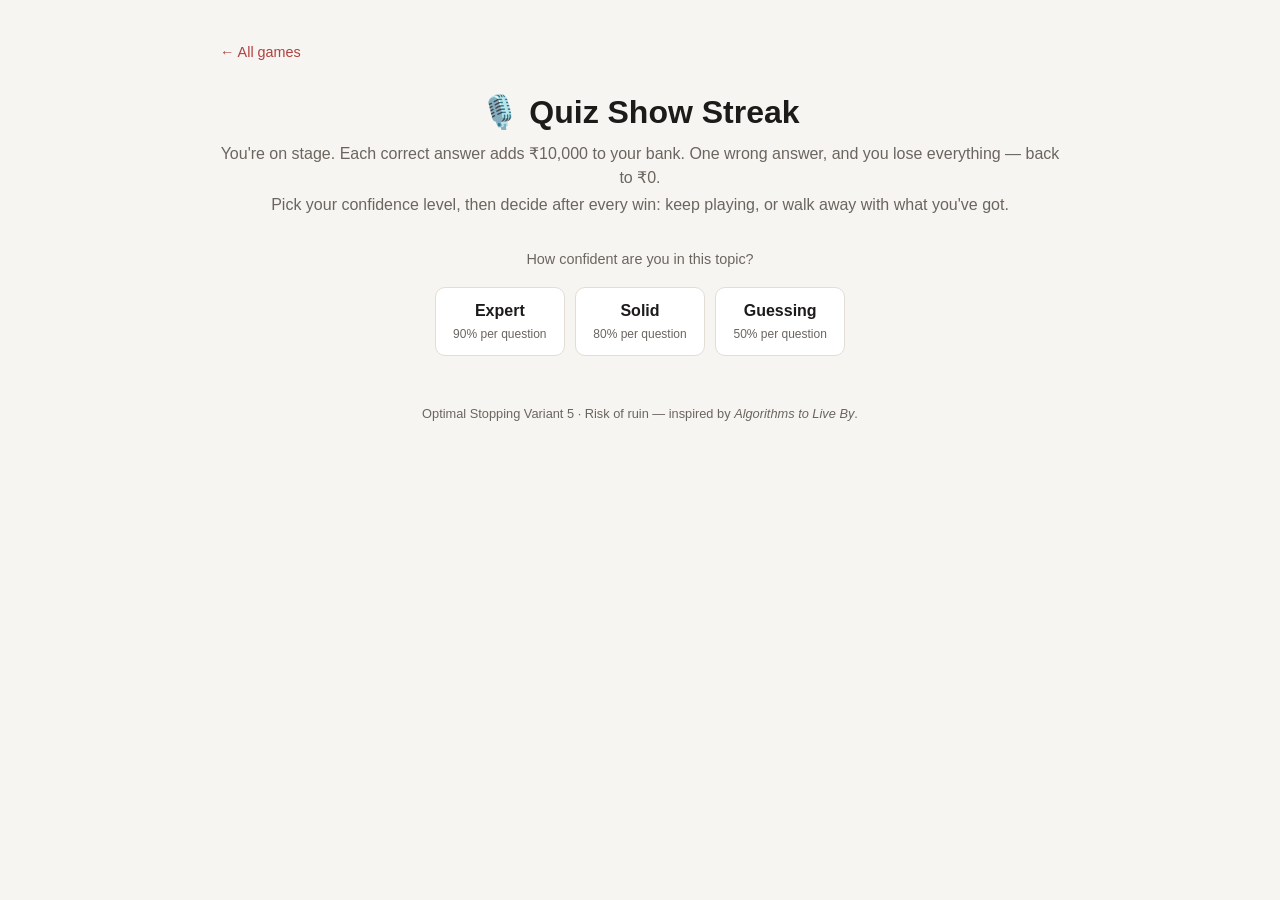
<file: games/quitting/index.html>
<!doctype html>
<html lang="en">
<head>
<meta charset="utf-8">
<meta name="viewport" content="width=device-width, initial-scale=1">
<title>Quiz Show Streak — Algorithms to Live By</title>
<link rel="stylesheet" href="../../assets/style.css">
</head>
<body>
<div class="wrap">
  <a class="back-link" href="../../index.html">&larr; All games</a>

  <header class="page-head">
    <h1>🎙️ Quiz Show Streak</h1>
    <p>You're on stage. Each correct answer adds ₹10,000 to your bank. One wrong answer, and you lose everything — back to ₹0.</p>
    <p>Pick your confidence level, then decide after every win: keep playing, or walk away with what you've got.</p>
  </header>

  <div id="pickerScreen">
    <p class="date-counter">How confident are you in this topic?</p>
    <div class="choice-row" id="confidenceChoices">
      <button class="choice-btn" data-p="0.9"><span class="choice-title">Expert</span><span class="choice-sub">90% per question</span></button>
      <button class="choice-btn" data-p="0.8"><span class="choice-title">Solid</span><span class="choice-sub">80% per question</span></button>
      <button class="choice-btn" data-p="0.5"><span class="choice-title">Guessing</span><span class="choice-sub">50% per question</span></button>
    </div>
  </div>

  <div id="playScreen" style="display:none">
    <div class="bank-row">
      <div class="big-stat"><span class="num" id="bankAmount">₹0</span><span class="label">Banked</span></div>
      <div class="big-stat"><span class="num" id="roundNum">0</span><span class="label">Correct answers</span></div>
    </div>

    <div class="streak-track" id="streakTrack"></div>

    <div class="controls" id="decisionControls">
      <button class="btn" id="playBtn">🎲 Answer the next question</button>
      <button class="btn secondary" id="cashOutBtn">💰 Cash out now</button>
    </div>

    <div id="resultBanner"></div>

    <div class="controls" id="playAgainControls" style="display:none">
      <button class="btn secondary" id="playAgainBtn">Play again →</button>
    </div>

    <p class="date-counter" id="roundDoneNote" style="display:none">Want to see the explanation? Ask your teacher for the password.</p>

    <div class="panel lock-panel" id="lockPanel" style="display:none">
      <div class="lock-icon">🔒</div>
      <h3>Ready to see how it's really done?</h3>
      <p>Ask your teacher for the password once everyone's had a go.</p>
      <div class="controls">
        <input type="password" class="password-input" id="passwordInput" placeholder="Password">
        <button class="btn" id="unlockBtn">Unlock</button>
      </div>
      <p class="lock-error" id="lockError" style="display:none">Not quite — try again.</p>
    </div>

    <div id="revealContent" style="display:none">
      <div class="panel" id="explainer">
        <h3>Variant 5: Cumulative reward, risk of ruin</h3>
        <p>This one isn't about picking the best from a list — it's a run of risky rounds. Every success <strong>adds</strong> to your winnings, but every round also carries a chance of failure, and one failure <strong>loses everything</strong> you've built up.</p>
        <p>Early on you have little to lose, so playing on makes sense. As your pile grows, each extra round risks more of it. The best moment to stop is when the expected gain from one more round no longer outweighs the risk of losing it all.</p>
        <ol class="steps-list">
          <li>Estimate your chance of success and your chance of failure each round.</li>
          <li>Divide the chance of success by the chance of failure.</li>
          <li>That's roughly how many successful rounds to aim for.</li>
          <li>Once you reach that number, stop and keep your winnings.</li>
        </ol>
        <div class="panel" style="background:var(--bg)">
          <table style="width:100%;border-collapse:collapse;font-size:0.9rem">
            <tr><th style="text-align:left;padding:0.3rem 0">Chance of success</th><th style="text-align:left;padding:0.3rem 0">Stop after about</th></tr>
            <tr><td style="padding:0.3rem 0">90%</td><td>9 rounds</td></tr>
            <tr><td style="padding:0.3rem 0">80%</td><td>4 rounds</td></tr>
            <tr><td style="padding:0.3rem 0">50%</td><td>1 round</td></tr>
          </table>
        </div>
        <p id="thisRoundNote" style="font-style:italic"></p>
        <hr class="divider">
        <h3>Now in code</h3>
        <div class="code-block">
          <pre><code id="codeBlock"></code></pre>
        </div>
      </div>
    </div>
  </div>

  <footer class="site-foot">Optimal Stopping Variant 5 · Risk of ruin — inspired by <em>Algorithms to Live By</em>.</footer>
</div>

<script src="../../assets/lock-shared.js"></script>
<script>
const REWARD_PER_WIN = 10000;

let successProb = null;
let bank = 0;
let wins = 0;
let history = []; // "win" | "lose" | "pending"
let over = false;

const pickerScreen = document.getElementById("pickerScreen");
const playScreen = document.getElementById("playScreen");
const bankEl = document.getElementById("bankAmount");
const roundNumEl = document.getElementById("roundNum");
const streakTrackEl = document.getElementById("streakTrack");
const decisionControlsEl = document.getElementById("decisionControls");
const playBtn = document.getElementById("playBtn");
const cashOutBtn = document.getElementById("cashOutBtn");
const resultBannerEl = document.getElementById("resultBanner");
const playAgainControlsEl = document.getElementById("playAgainControls");
const playAgainBtn = document.getElementById("playAgainBtn");

const lock = initGameLock({
  game: "quitting",
  lockPanelEl: document.getElementById("lockPanel"),
  passwordInputEl: document.getElementById("passwordInput"),
  unlockBtnEl: document.getElementById("unlockBtn"),
  lockErrorEl: document.getElementById("lockError"),
  contentEl: document.getElementById("revealContent"),
  noteEl: document.getElementById("roundDoneNote"),
});

document.querySelectorAll("#confidenceChoices .choice-btn").forEach((btn) => {
  btn.addEventListener("click", () => startGame(parseFloat(btn.dataset.p)));
});

function startGame(p) {
  successProb = p;
  bank = 0;
  wins = 0;
  history = [];
  over = false;

  pickerScreen.style.display = "none";
  playScreen.style.display = "block";
  resultBannerEl.innerHTML = "";
  playAgainControlsEl.style.display = "none";
  document.getElementById("roundDoneNote").style.display = "none";
  document.getElementById("lockPanel").style.display = "none";
  document.getElementById("revealContent").style.display = "none";
  decisionControlsEl.style.display = "flex";

  render();
}

function render() {
  bankEl.textContent = `₹${bank.toLocaleString("en-IN")}`;
  roundNumEl.textContent = wins;
  streakTrackEl.innerHTML = "";
  history.forEach((h) => {
    const node = document.createElement("span");
    node.className = "streak-node " + h;
    node.textContent = h === "win" ? "✓" : "✕";
    streakTrackEl.appendChild(node);
  });
}

function playRound() {
  if (over) return;
  const success = Math.random() < successProb;
  if (success) {
    wins += 1;
    bank += REWARD_PER_WIN;
    history.push("win");
    render();
  } else {
    history.push("lose");
    bank = 0;
    render();
    endGame(false);
  }
}

function cashOut() {
  if (over) return;
  endGame(true);
}

function endGame(cashedOut) {
  over = true;
  decisionControlsEl.style.display = "none";

  const optimalRounds = Math.round(successProb / (1 - successProb));
  let message;
  if (!cashedOut) {
    message = `💥 Wrong answer — you lost it all after ${wins} correct answer${wins === 1 ? "" : "s"}. The math said to stop around ${optimalRounds}.`;
  } else if (wins === 0) {
    message = `😅 You cashed out before answering a single question. Nothing risked, nothing banked.`;
  } else {
    const diff = wins - optimalRounds;
    if (diff === 0) message = `🏆 Perfect! You cashed out at exactly ${wins}, right where the math says to stop.`;
    else if (diff > 0) message = `😬 You cashed out at ${wins} — the math says the safer stop was around ${optimalRounds}. Lived dangerously and got away with it!`;
    else message = `👍 You cashed out at ${wins} with ₹${bank.toLocaleString("en-IN")} banked. The math says you could safely have pushed on to about ${optimalRounds}.`;
  }
  resultBannerEl.innerHTML = `<div class="result-banner ${cashedOut ? "correct" : "wrong"}">${message}<br><span style="font-weight:400;font-size:0.85rem">Final bank: ₹${bank.toLocaleString("en-IN")}</span></div>`;

  playAgainControlsEl.style.display = "flex";
  document.getElementById("thisRoundNote").textContent =
    `This round: a ${Math.round(successProb * 100)}% chance of success per question means ${Math.round(successProb * 100)}/${Math.round((1 - successProb) * 100)} ≈ ${optimalRounds} is roughly the number of correct answers to aim for before cashing out.`;
  document.getElementById("codeBlock").textContent =
`def when_to_quit(success_chance, failure_chance):
    return round(success_chance / failure_chance)

# ${Math.round(successProb * 100)}% success, ${Math.round((1 - successProb) * 100)}% failure -> stop after about ${optimalRounds} wins`;

  document.getElementById("roundDoneNote").style.display = lock.isUnlocked() ? "none" : "block";
  lock.reveal();
}

function playAgain() {
  playScreen.style.display = "none";
  pickerScreen.style.display = "block";
}

playBtn.addEventListener("click", playRound);
cashOutBtn.addEventListener("click", cashOut);
playAgainBtn.addEventListener("click", playAgain);
</script>
</body>
</html>
</file>
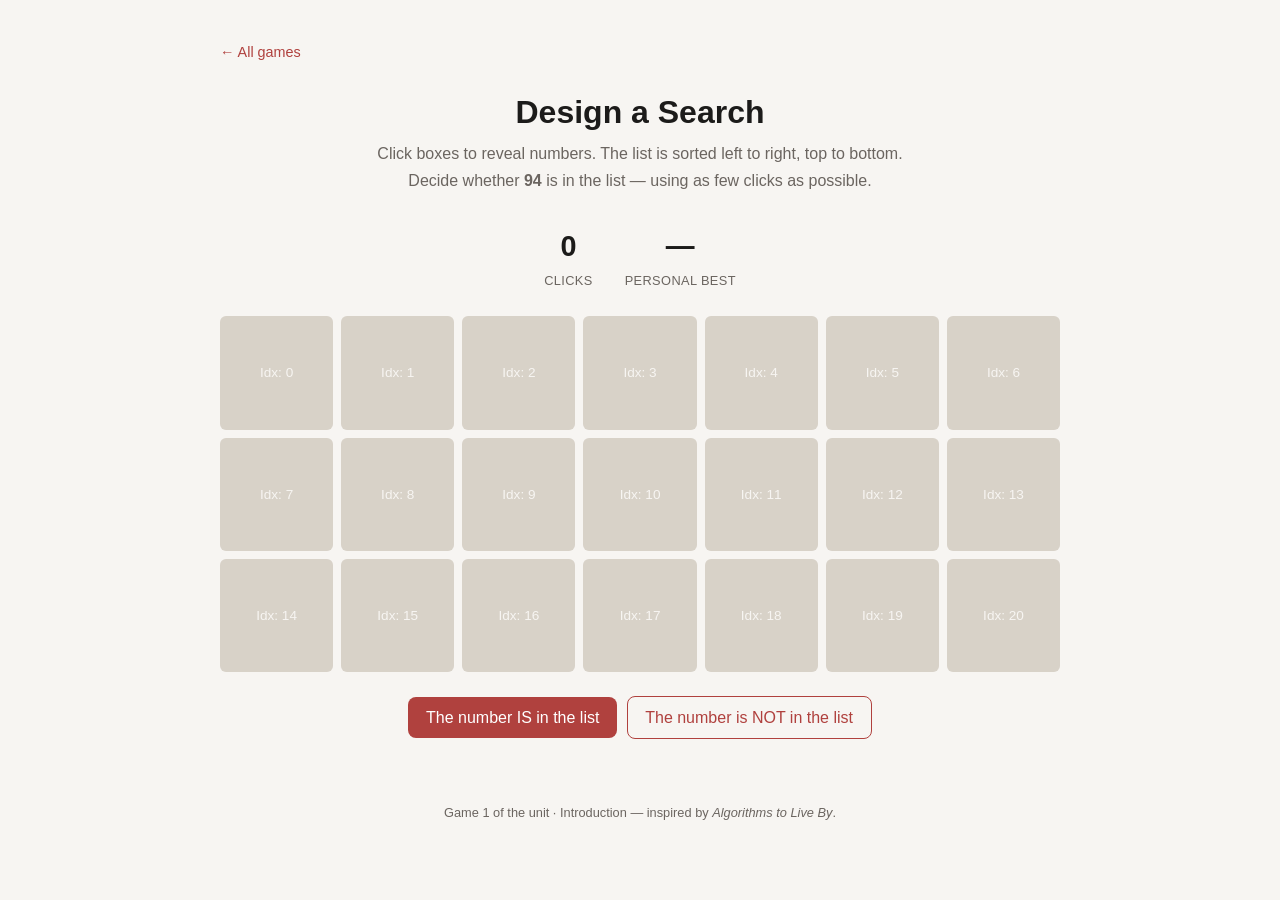
<file: games/search-algorithms/index.html>
<!doctype html>
<html lang="en">
<head>
<meta charset="utf-8">
<meta name="viewport" content="width=device-width, initial-scale=1">
<title>Design a Search — Algorithms to Live By</title>
<link rel="stylesheet" href="../../assets/style.css">
</head>
<body>
<div class="wrap">
  <a class="back-link" href="../../index.html">&larr; All games</a>

  <header class="page-head">
    <h1>Design a Search</h1>
    <p id="prompt">Click boxes to reveal numbers. The list is sorted left to right, top to bottom.</p>
    <p>Decide whether <strong><span id="target">?</span></strong> is in the list — using as few clicks as possible.</p>
  </header>

  <div class="score-row">
    <div>
      <span class="num" id="clickCount">0</span>
      <span class="label">Clicks</span>
    </div>
    <div>
      <span class="num" id="bestScore">—</span>
      <span class="label">Personal best</span>
    </div>
  </div>

  <div class="grid" id="grid"></div>

  <div class="controls">
    <button class="btn" id="sayPresent">The number IS in the list</button>
    <button class="btn secondary" id="sayAbsent">The number is NOT in the list</button>
  </div>

  <div id="resultBanner"></div>

  <div class="controls">
    <button class="btn secondary" id="newRound" style="display:none">New round →</button>
  </div>

  <div class="panel lock-panel" id="lockPanel" style="display:none">
    <div class="lock-icon">🔒</div>
    <h3>Ready to see how it's really done?</h3>
    <p>Ask your teacher for the password once everyone's had a go.</p>
    <div class="controls">
      <input type="password" class="password-input" id="passwordInput" placeholder="Password">
      <button class="btn" id="unlockBtn">Unlock</button>
    </div>
    <p class="lock-error" id="lockError" style="display:none">Not quite — try again.</p>
  </div>

  <div id="revealContent" style="display:none">
    <div class="panel" id="explainer">
      <h3>What you just did</h3>
      <p id="explainText"></p>
      <div class="code-compare">
        <div class="code-block">
          <h4>🐢 The slow way: check one by one</h4>
          <p class="complexity">Worst case: <strong id="linearWorst"></strong> checks on this list.</p>
          <ol class="steps-list">
            <li>Start at the first box.</li>
            <li>Is this the number? If yes, done!</li>
            <li>If not, move to the next box and ask again.</li>
            <li>Keep going until you find it — or run out of boxes.</li>
          </ol>
        </div>
        <div class="code-block">
          <h4>🐇 The smart way: split in half each time</h4>
          <p class="complexity">Worst case: <strong id="binaryWorst"></strong> checks on this list.</p>
          <ol class="steps-list">
            <li>Because the list is <strong>sorted</strong>, check the box in the exact middle.</li>
            <li>Too big? The number must be to the <em>left</em> — forget the whole right half.</li>
            <li>Too small? Forget the whole left half instead.</li>
            <li>You've now got half as many boxes to search. Repeat the same trick on what's left.</li>
          </ol>
        </div>
      </div>
      <hr class="divider">
      <p><strong>The idea:</strong> a sorted list is a shortcut waiting to be used. Every time you check the middle of what's left, you throw away half the remaining boxes at once — that's why the smart way barely grows even on a huge list, while checking one by one gets slower and slower.</p>

      <hr class="divider">
      <h3>Now in code</h3>
      <p>This is exactly what you just did, written as a real program. Read it next to the steps above — every line matches one of the steps.</p>
      <div class="code-compare">
        <div class="code-block">
          <h4>🐢 Linear search</h4>
          <pre><code>def linear_search(numbers, target):
    for index in range(len(numbers)):
        if numbers[index] == target:
            return index       # found it!
    return -1                  # never found it</code></pre>
        </div>
        <div class="code-block">
          <h4>🐇 Binary search</h4>
          <pre><code>def binary_search(numbers, target):
    low = 0
    high = len(numbers) - 1

    while low <= high:
        middle = (low + high) // 2
        if numbers[middle] == target:
            return middle          # found it!
        elif numbers[middle] < target:
            low = middle + 1       # forget the left half
        else:
            high = middle - 1      # forget the right half

    return -1                      # never found it</code></pre>
        </div>
      </div>
    </div>
  </div>

  <footer class="site-foot">Game 1 of the unit · Introduction — inspired by <em>Algorithms to Live By</em>.</footer>
</div>

<script src="../../assets/lock-shared.js"></script>
<script>
const GRID_SIZE = 21;
const BEST_KEY = "atlb_search_best";

let list = [];
let target = null;
let isPresent = false;
let clicks = 0;
let checkedIdx = new Set();
let roundOver = false;

const gridEl = document.getElementById("grid");
const clickCountEl = document.getElementById("clickCount");
const bestScoreEl = document.getElementById("bestScore");
const targetEl = document.getElementById("target");
const resultBannerEl = document.getElementById("resultBanner");
const explainTextEl = document.getElementById("explainText");
const newRoundBtn = document.getElementById("newRound");
const sayPresentBtn = document.getElementById("sayPresent");
const sayAbsentBtn = document.getElementById("sayAbsent");

const lock = initGameLock({
  game: "search",
  lockPanelEl: document.getElementById("lockPanel"),
  passwordInputEl: document.getElementById("passwordInput"),
  unlockBtnEl: document.getElementById("unlockBtn"),
  lockErrorEl: document.getElementById("lockError"),
  contentEl: document.getElementById("revealContent"),
});

function loadBest() {
  const v = localStorage.getItem(BEST_KEY);
  bestScoreEl.textContent = v ? v : "—";
}

function saveBestIfBetter(n) {
  const current = localStorage.getItem(BEST_KEY);
  if (!current || n < parseInt(current, 10)) {
    localStorage.setItem(BEST_KEY, String(n));
    bestScoreEl.textContent = String(n);
  }
}

function randInt(min, max) {
  return Math.floor(Math.random() * (max - min + 1)) + min;
}

function generateRound() {
  const values = new Set();
  while (values.size < GRID_SIZE) {
    values.add(randInt(1, 99));
  }
  list = Array.from(values).sort((a, b) => a - b);

  isPresent = Math.random() < 0.6;
  if (isPresent) {
    target = list[randInt(0, GRID_SIZE - 1)];
  } else {
    let candidate;
    do {
      candidate = randInt(1, 99);
    } while (list.includes(candidate));
    target = candidate;
  }

  clicks = 0;
  checkedIdx = new Set();
  roundOver = false;

  targetEl.textContent = target;
  clickCountEl.textContent = "0";
  resultBannerEl.innerHTML = "";
  document.getElementById("lockPanel").style.display = "none";
  document.getElementById("revealContent").style.display = "none";
  newRoundBtn.style.display = "none";
  sayPresentBtn.disabled = false;
  sayAbsentBtn.disabled = false;

  renderGrid();
}

function renderGrid() {
  gridEl.innerHTML = "";
  list.forEach((value, idx) => {
    const btn = document.createElement("button");
    btn.className = "cell";
    const wasChecked = checkedIdx.has(idx);
    if (wasChecked) {
      btn.classList.add("checked");
      btn.disabled = true;
      btn.innerHTML = `<span class="label">Idx: ${idx}</span><span class="value">${value}</span>`;
    } else {
      btn.innerHTML = `<span class="label">Idx: ${idx}</span>`;
      btn.disabled = roundOver;
      btn.addEventListener("click", () => revealCell(idx));
    }
    gridEl.appendChild(btn);
  });
}

function revealCell(idx) {
  if (roundOver || checkedIdx.has(idx)) return;
  checkedIdx.add(idx);
  clicks += 1;
  clickCountEl.textContent = String(clicks);
  renderGrid();
}

function endRound(guessPresent) {
  if (roundOver) return;
  roundOver = true;
  sayPresentBtn.disabled = true;
  sayAbsentBtn.disabled = true;
  newRoundBtn.style.display = "inline-block";

  const correct = guessPresent === isPresent;
  resultBannerEl.innerHTML = `<div class="result-banner ${correct ? "correct" : "wrong"}">
    ${correct ? "Correct!" : "Not quite."} ${target} ${isPresent ? "was" : "was not"} in the list.
  </div>`;

  if (correct) saveBestIfBetter(clicks);

  // Reveal every remaining cell so students can see the full sorted list.
  checkedIdx = new Set(list.map((_, i) => i));
  renderGrid();

  const n = GRID_SIZE;
  const linearWorst = n;
  const binaryWorst = Math.floor(Math.log2(n)) + 1;
  document.getElementById("linearWorst").textContent = linearWorst;
  document.getElementById("binaryWorst").textContent = binaryWorst;

  explainTextEl.textContent =
    `You used ${clicks} click${clicks === 1 ? "" : "s"} on a list of ${n}. ` +
    `A linear search (checking one by one) could need up to ${linearWorst} checks here. ` +
    `A binary search (always checking the middle of what's left) never needs more than ${binaryWorst} — ` +
    `no matter which of these ${n} numbers you were looking for.`;

  lock.reveal();
}

sayPresentBtn.addEventListener("click", () => endRound(true));
sayAbsentBtn.addEventListener("click", () => endRound(false));
newRoundBtn.addEventListener("click", generateRound);

loadBest();
generateRound();
</script>
</body>
</html>
</file>
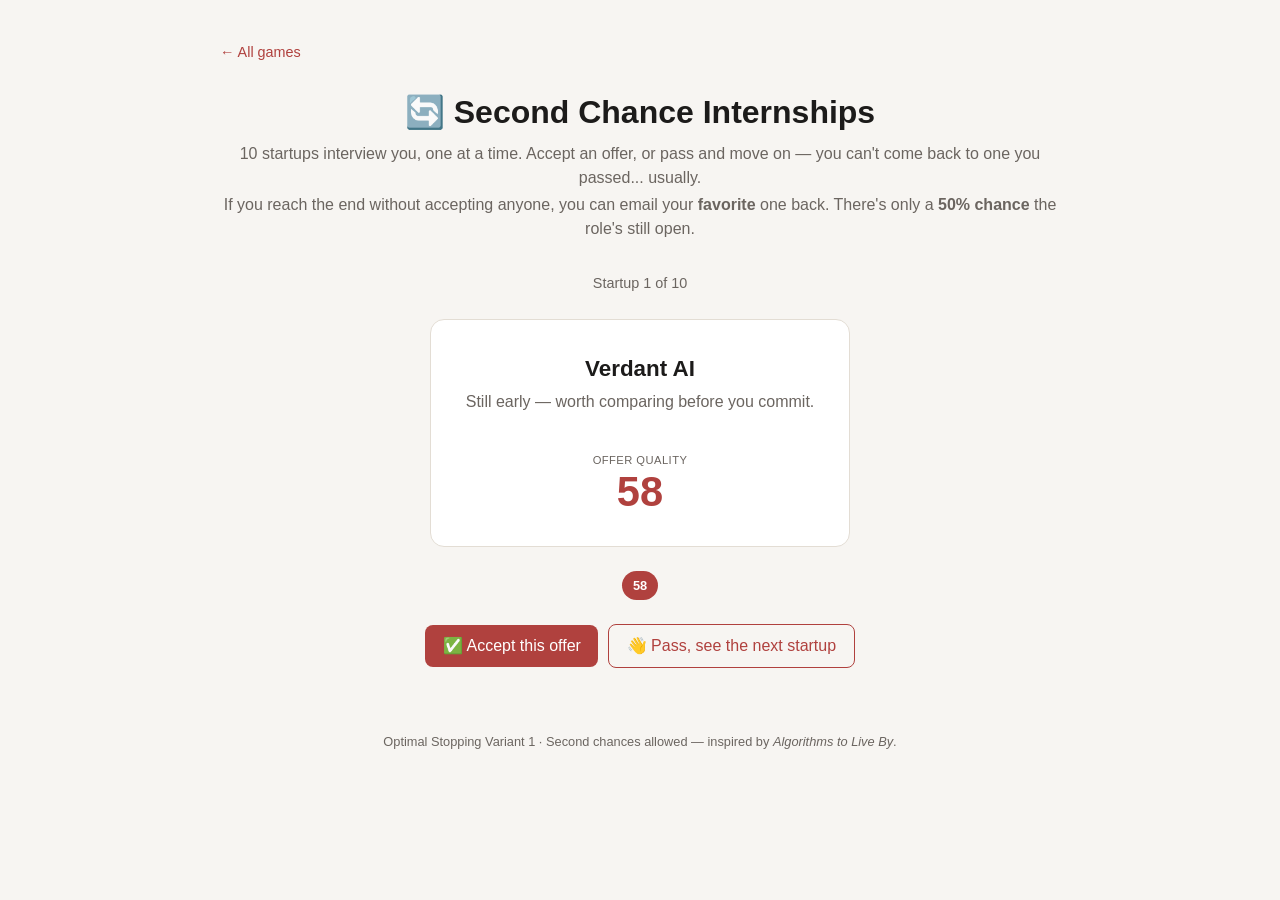
<file: games/second-chance/index.html>
<!doctype html>
<html lang="en">
<head>
<meta charset="utf-8">
<meta name="viewport" content="width=device-width, initial-scale=1">
<title>Second Chance Internships — Algorithms to Live By</title>
<link rel="stylesheet" href="../../assets/style.css">
</head>
<body>
<div class="wrap">
  <a class="back-link" href="../../index.html">&larr; All games</a>

  <header class="page-head">
    <h1>🔄 Second Chance Internships</h1>
    <p>10 startups interview you, one at a time. Accept an offer, or pass and move on — you can't come back to one you passed... usually.</p>
    <p>If you reach the end without accepting anyone, you can email your <strong>favorite</strong> one back. There's only a <strong>50% chance</strong> the role's still open.</p>
  </header>

  <p class="date-counter" id="roundCounter">Startup 1 of 10</p>

  <div class="candidate-card" id="offerCard">
    <div class="name" id="offerName">—</div>
    <div class="bio" id="offerBio">—</div>
    <div class="score-label">Offer quality</div>
    <div class="score" id="offerScore">—</div>
  </div>

  <div class="history-strip" id="historyStrip"></div>

  <div class="controls" id="decisionControls">
    <button class="btn" id="acceptBtn">✅ Accept this offer</button>
    <button class="btn secondary" id="passBtn">👋 Pass, see the next startup</button>
  </div>
  <p class="date-counter" id="lastChanceNote" style="display:none">This is the last startup — pass now and you'll have to email your favorite back.</p>

  <div id="resultBanner"></div>
  <ul class="results-list" id="resultsList"></ul>

  <div class="controls" id="playAgainControls" style="display:none">
    <button class="btn secondary" id="playAgainBtn">Try again with 10 new startups →</button>
  </div>

  <p class="date-counter" id="roundDoneNote" style="display:none">Want to see the explanation? Ask your teacher for the password.</p>

  <div class="panel lock-panel" id="lockPanel" style="display:none">
    <div class="lock-icon">🔒</div>
    <h3>Ready to see how it's really done?</h3>
    <p>Ask your teacher for the password once everyone's had a go.</p>
    <div class="controls">
      <input type="password" class="password-input" id="passwordInput" placeholder="Password">
      <button class="btn" id="unlockBtn">Unlock</button>
    </div>
    <p class="lock-error" id="lockError" style="display:none">Not quite — try again.</p>
  </div>

  <div id="revealContent" style="display:none">
    <div class="panel" id="explainer">
      <h3>Variant 1: Second chances allowed</h3>
      <p>In the classic problem, passing on an offer loses it forever. Here, you get a safety net: if nothing else works out, you can go back to your favorite — but there's a real chance it's gone by then.</p>
      <p>A safety net means you can afford to be a little greedier. It's worth looking a bit longer than the classic 37% rule allows, because if it doesn't pay off, you might still recover your favorite. The less likely that recovery is to work, the closer the right strategy gets back to the classic rule.</p>
      <ol class="steps-list">
        <li>Look at the first 61% of startups without accepting anyone. Remember the best one.</li>
        <li>Leap: after that, accept the first startup better than everything you've seen.</li>
        <li>If you reach the end with nobody accepted, email the best one from your look phase back — and hope it's still open.</li>
      </ol>
      <div class="panel" style="background:var(--bg)">
        <table style="width:100%;border-collapse:collapse;font-size:0.9rem">
          <tr><th style="text-align:left;padding:0.3rem 0">Chance a second try works</th><th style="text-align:left;padding:0.3rem 0">Look until</th><th style="text-align:left;padding:0.3rem 0">Win rate</th></tr>
          <tr><td style="padding:0.3rem 0">No second chances</td><td>37%</td><td>37%</td></tr>
          <tr><td style="padding:0.3rem 0">50%</td><td>61%</td><td>61%</td></tr>
        </table>
      </div>
      <p id="thisRoundNote" style="font-style:italic"></p>
      <hr class="divider">
      <h3>Now in code</h3>
      <div class="code-block">
        <pre><code id="codeBlock">def find_internship(startups, look_phase=6):
    best_score_seen = 0
    best_so_far = None

    for i, startup in enumerate(startups):
        if i < look_phase:
            if startup.score > best_score_seen:
                best_score_seen = startup.score
                best_so_far = startup
            continue

        if startup.score > best_score_seen:
            return startup            # accept!

    # reached the end -- go back and hope it's still open
    if random() < 0.5:
        return best_so_far            # still open!
    return None                       # gone -- no internship</code></pre>
      </div>
    </div>
  </div>

  <footer class="site-foot">Optimal Stopping Variant 1 · Second chances allowed — inspired by <em>Algorithms to Live By</em>.</footer>
</div>

<script src="../../assets/lock-shared.js"></script>
<script>
const N = 10;
const LOOK_PHASE = 6; // ~61% of 10
const RECALL_SUCCESS_CHANCE = 0.5;
const STARTUPS = [
  "Kindlewick Labs", "Verdant AI", "Loopstack", "Cobalt Route",
  "Fable & Ferrous", "Northlight Studio", "Basecamp Robotics", "Pinwheel Data",
  "Harbor Nine", "Glasswing Health", "Trailmix Games", "Amberly Systems",
];

let round = [];
let idx = 0;
let bestSoFar = -Infinity;
let bestIdxSoFar = null;
let decided = false;

const roundCounterEl = document.getElementById("roundCounter");
const offerNameEl = document.getElementById("offerName");
const offerBioEl = document.getElementById("offerBio");
const offerScoreEl = document.getElementById("offerScore");
const historyStripEl = document.getElementById("historyStrip");
const decisionControlsEl = document.getElementById("decisionControls");
const lastChanceNoteEl = document.getElementById("lastChanceNote");
const acceptBtn = document.getElementById("acceptBtn");
const passBtn = document.getElementById("passBtn");
const resultBannerEl = document.getElementById("resultBanner");
const resultsListEl = document.getElementById("resultsList");
const playAgainControlsEl = document.getElementById("playAgainControls");
const playAgainBtn = document.getElementById("playAgainBtn");

const lock = initGameLock({
  game: "secondchance",
  lockPanelEl: document.getElementById("lockPanel"),
  passwordInputEl: document.getElementById("passwordInput"),
  unlockBtnEl: document.getElementById("unlockBtn"),
  lockErrorEl: document.getElementById("lockError"),
  contentEl: document.getElementById("revealContent"),
  noteEl: document.getElementById("roundDoneNote"),
});

function shuffle(arr) {
  const a = arr.slice();
  for (let i = a.length - 1; i > 0; i--) {
    const j = Math.floor(Math.random() * (i + 1));
    [a[i], a[j]] = [a[j], a[i]];
  }
  return a;
}

function uniqueScores(n) {
  const set = new Set();
  while (set.size < n) set.add(Math.floor(Math.random() * 98) + 1);
  return Array.from(set);
}

function startRound() {
  const names = shuffle(STARTUPS).slice(0, N);
  const scores = shuffle(uniqueScores(N));
  round = names.map((name, i) => ({ name, score: scores[i] }));
  idx = 0;
  bestSoFar = -Infinity;
  bestIdxSoFar = null;
  decided = false;

  resultBannerEl.innerHTML = "";
  resultsListEl.innerHTML = "";
  playAgainControlsEl.style.display = "none";
  document.getElementById("roundDoneNote").style.display = "none";
  document.getElementById("lockPanel").style.display = "none";
  document.getElementById("revealContent").style.display = "none";
  decisionControlsEl.style.display = "flex";

  render();
}

function render() {
  const startup = round[idx];
  roundCounterEl.textContent = `Startup ${idx + 1} of ${N}`;
  offerNameEl.textContent = startup.name;
  offerBioEl.textContent = idx < LOOK_PHASE ? "Still early — worth comparing before you commit." : "Past the look phase — the next great one is worth grabbing.";
  offerScoreEl.textContent = startup.score;

  if (startup.score > bestSoFar) {
    bestSoFar = startup.score;
    bestIdxSoFar = idx;
  }

  historyStripEl.innerHTML = "";
  round.slice(0, idx + 1).forEach((s, i) => {
    const chip = document.createElement("span");
    chip.className = "history-chip" + (i === bestIdxSoFar ? " best-so-far" : "");
    chip.textContent = s.score;
    historyStripEl.appendChild(chip);
  });

  const isLast = idx === N - 1;
  passBtn.textContent = isLast ? "🔄 Pass — email your favorite back" : "👋 Pass, see the next startup";
  lastChanceNoteEl.style.display = isLast ? "block" : "none";
}

function accept() {
  if (decided) return;
  decided = true;
  finishRound(idx, "direct");
}

function pass() {
  if (decided) return;
  if (idx >= N - 1) {
    decided = true;
    attemptRecall();
    return;
  }
  idx += 1;
  render();
}

function attemptRecall() {
  const success = Math.random() < RECALL_SUCCESS_CHANCE;
  if (success) {
    finishRound(bestIdxSoFar, "recalled");
  } else {
    finishRound(null, "lost");
  }
}

function finishRound(chosenIdx, mode) {
  decisionControlsEl.style.display = "none";
  lastChanceNoteEl.style.display = "none";

  const trueBestScore = Math.max(...round.map((s) => s.score));
  let message;

  if (mode === "lost") {
    message = `📭 You emailed ${round[bestIdxSoFar].name} back, but the role was already filled. No internship this round.`;
    resultBannerEl.innerHTML = `<div class="result-banner wrong">${message}</div>`;
  } else {
    const chosenScore = round[chosenIdx].score;
    const foundBest = chosenScore === trueBestScore;
    const sortedDesc = round.map((s) => s.score).slice().sort((a, b) => b - a);
    const rank = sortedDesc.indexOf(chosenScore) + 1;
    const prefix = mode === "recalled" ? `🎉 They emailed back — you're in! ` : "";

    if (foundBest) {
      message = `${prefix}🏆 ${round[chosenIdx].name} really was the best offer of all ${N}.`;
    } else if (rank <= 3) {
      message = `${prefix}😊 Not bad — ${round[chosenIdx].name} was the #${rank} best offer out of ${N}.`;
    } else {
      message = `${prefix}😅 ${round[chosenIdx].name} was only the #${rank} best offer out of ${N}.`;
    }
    resultBannerEl.innerHTML = `<div class="result-banner ${foundBest ? "correct" : "wrong"}">${message}</div>`;
  }

  resultsListEl.innerHTML = "";
  round.forEach((s, i) => {
    const li = document.createElement("li");
    li.className = "results-row" + (i === chosenIdx ? " chosen" : "");
    const crown = s.score === trueBestScore ? " 👑" : "";
    const mark = i === chosenIdx ? (mode === "recalled" ? " 🔄" : " ✅") : "";
    li.innerHTML = `<span class="row-name">Startup ${i + 1}: ${s.name}${crown}${mark}</span><span class="row-score">${s.score}</span>`;
    resultsListEl.appendChild(li);
  });

  playAgainControlsEl.style.display = "flex";
  document.getElementById("thisRoundNote").textContent =
    mode === "lost"
      ? `This round: you looked through all ${N} without accepting, then the 50/50 recall on your favorite (score ${bestSoFar}) didn't pay off.`
      : mode === "recalled"
      ? `This round: you looked through all ${N}, then recalled your favorite (score ${bestSoFar}) and got lucky on the 50/50.`
      : `This round: you accepted startup #${chosenIdx + 1} (score ${round[chosenIdx].score}). The look phase for this round was the first ${LOOK_PHASE} startups.`;

  document.getElementById("roundDoneNote").style.display = lock.isUnlocked() ? "none" : "block";
  lock.reveal();
}

acceptBtn.addEventListener("click", accept);
passBtn.addEventListener("click", pass);
playAgainBtn.addEventListener("click", startRound);

startRound();
</script>
</body>
</html>
</file>
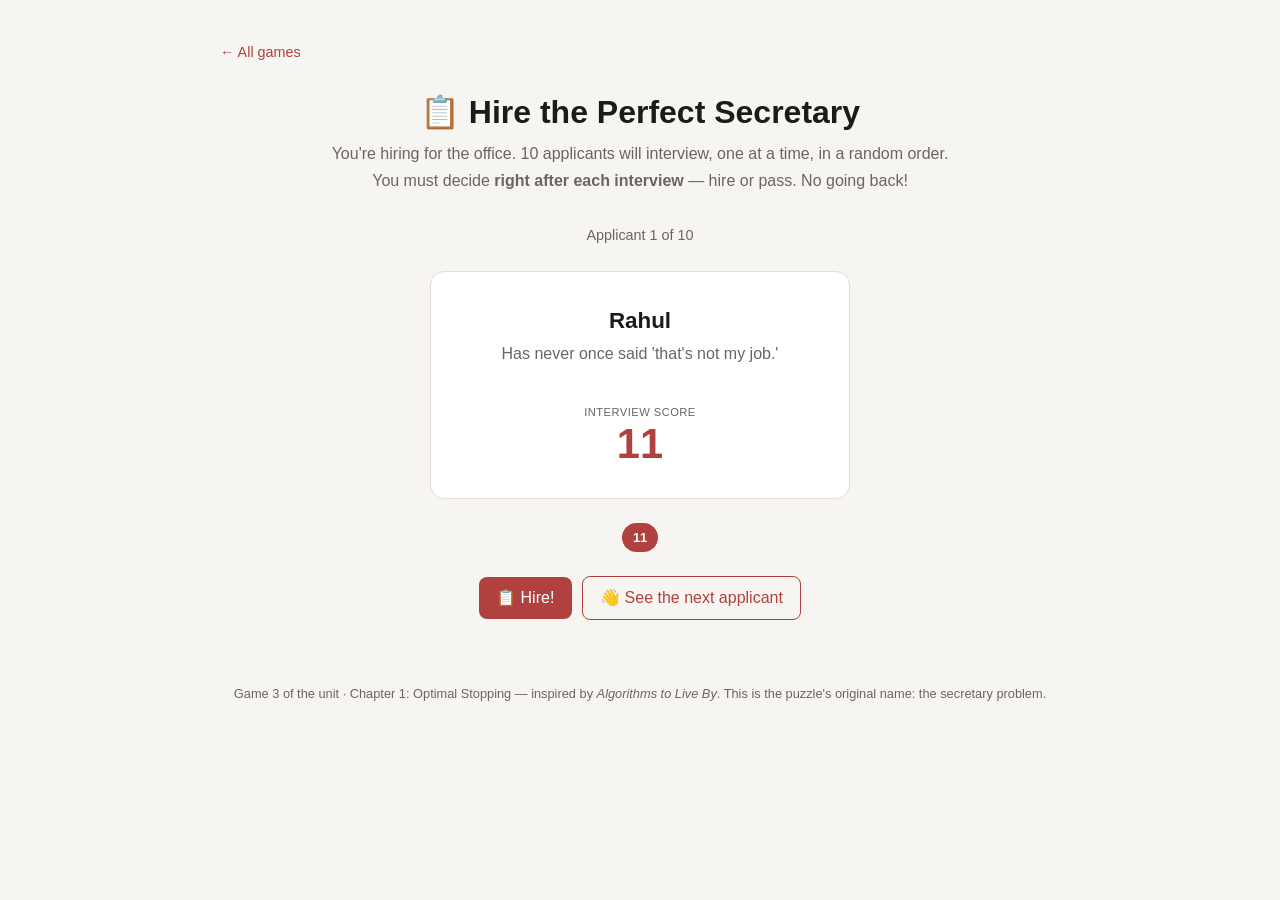
<file: games/secretary/index.html>
<!doctype html>
<html lang="en">
<head>
<meta charset="utf-8">
<meta name="viewport" content="width=device-width, initial-scale=1">
<title>Hire the Perfect Secretary — Algorithms to Live By</title>
<link rel="stylesheet" href="../../assets/style.css">
</head>
<body>
<div class="wrap">
  <a class="back-link" href="../../index.html">&larr; All games</a>

  <header class="page-head">
    <h1>📋 Hire the Perfect Secretary</h1>
    <p>You're hiring for the office. 10 applicants will interview, one at a time, in a random order.</p>
    <p>You must decide <strong>right after each interview</strong> — hire or pass. No going back!</p>
  </header>

  <p class="date-counter" id="dateCounter">Applicant 1 of 10</p>

  <div class="candidate-card" id="candidateCard">
    <div class="name" id="candName">—</div>
    <div class="bio" id="candBio">—</div>
    <div class="score-label">Interview score</div>
    <div class="score" id="candScore">—</div>
  </div>

  <div class="history-strip" id="historyStrip"></div>

  <div class="controls" id="decisionControls">
    <button class="btn" id="proposeBtn">📋 Hire!</button>
    <button class="btn secondary" id="nextBtn">👋 See the next applicant</button>
  </div>
  <p class="date-counter" id="lastChanceNote" style="display:none">This is the last applicant — no one left. Time to decide!</p>

  <div id="resultBanner"></div>
  <ul class="results-list" id="resultsList"></ul>

  <div class="controls" id="playAgainControls" style="display:none">
    <button class="btn secondary" id="playAgainBtn">Try again with 10 new applicants →</button>
  </div>

  <p class="date-counter" id="roundDoneNote" style="display:none">Want to see the explanation? Ask your teacher for the password.</p>

  <div class="panel lock-panel" id="lockPanel" style="display:none">
    <div class="lock-icon">🔒</div>
    <h3>Ready to see how it's really done?</h3>
    <p>Ask your teacher for the password once everyone's had a go.</p>
    <div class="controls">
      <input type="password" class="password-input" id="passwordInput" placeholder="Password">
      <button class="btn" id="unlockBtn">Unlock</button>
    </div>
    <p class="lock-error" id="lockError" style="display:none">Not quite — try again.</p>
  </div>

  <div id="revealContent" style="display:none">
    <div class="panel" id="chartPanel">
      <h3>The whole round, visually</h3>
      <div id="roundChart"></div>
      <p style="font-size:0.85rem;color:var(--muted);margin-top:0.75rem">
        <strong>Shaded area</strong> = the "just looking" phase.
        <strong>Dashed line</strong> = the best score seen during that phase.
        The leap rule says: hire the first bar after the shading that pokes above the dashed line.
      </p>
    </div>

    <div class="panel" id="explainer">
      <h3>The "Look, Then Leap" Rule</h3>
      <p id="explainIntro"></p>
      <ol class="steps-list">
        <li id="stepLook"></li>
        <li id="stepLeap"></li>
      </ol>
      <p id="explainWhy"></p>
      <hr class="divider">
      <p id="explainRecap"></p>

      <hr class="divider">
      <h3>Now in code</h3>
      <p>This is exactly the plan above, written as a real program. <code id="lookPhaseInline"></code> is the "just look" cutoff for this round.</p>
      <div class="code-block">
        <pre><code id="codeBlock"></code></pre>
      </div>
    </div>
  </div>

  <footer class="site-foot">Game 3 of the unit · Chapter 1: Optimal Stopping — inspired by <em>Algorithms to Live By</em>. This is the puzzle's original name: the secretary problem.</footer>
</div>

<script src="../../assets/lock-shared.js"></script>
<script src="../../assets/stopping-shared.js"></script>
<script>
const POOL = [
  { name: "Aravind", bio: "Answers emails before you finish typing the question." },
  { name: "Divya", bio: "Organized the office supply closet alphabetically. Unprompted." },
  { name: "Kiran", bio: "Has a filing system so good, HR asked to copy it." },
  { name: "Meena", bio: "Can decode any handwriting, including doctors'." },
  { name: "Suresh", bio: "Makes the tea rounds with military precision, 9am sharp." },
  { name: "Anitha", bio: "Once rescheduled a meeting to be earlier. Everyone made it." },
  { name: "Vikram", bio: "Knows every extension in the building, including the fax machine's." },
  { name: "Deepa", bio: "Speed-types 120 wpm. Also speed-talks." },
  { name: "Rahul", bio: "Has never once said 'that's not my job.'" },
  { name: "Sowmya", bio: "Keeps a spare charger, umbrella, and stapler at her desk. For everyone." },
  { name: "Karthik", bio: "Remembers everyone's birthday. And brings cake." },
  { name: "Priya", bio: "Turned a three-day approval process into one click." },
];

const N = 10;
const STATS_KEY = "atlb_secretary_stats";

let round = [];
let idx = 0;
let bestSoFar = -Infinity;
let decided = false;
let chosenIdx = null;

const dateCounterEl = document.getElementById("dateCounter");
const candNameEl = document.getElementById("candName");
const candBioEl = document.getElementById("candBio");
const candScoreEl = document.getElementById("candScore");
const historyStripEl = document.getElementById("historyStrip");
const decisionControlsEl = document.getElementById("decisionControls");
const lastChanceNoteEl = document.getElementById("lastChanceNote");
const proposeBtn = document.getElementById("proposeBtn");
const nextBtn = document.getElementById("nextBtn");
const resultBannerEl = document.getElementById("resultBanner");
const roundChartEl = document.getElementById("roundChart");
const resultsListEl = document.getElementById("resultsList");
const playAgainControlsEl = document.getElementById("playAgainControls");
const playAgainBtn = document.getElementById("playAgainBtn");

const lock = initGameLock({
  game: "secretary",
  lockPanelEl: document.getElementById("lockPanel"),
  passwordInputEl: document.getElementById("passwordInput"),
  unlockBtnEl: document.getElementById("unlockBtn"),
  lockErrorEl: document.getElementById("lockError"),
  contentEl: document.getElementById("revealContent"),
  noteEl: document.getElementById("roundDoneNote"),
});

function loadStats() {
  try {
    return JSON.parse(localStorage.getItem(STATS_KEY)) || { played: 0, foundBest: 0 };
  } catch (e) {
    return { played: 0, foundBest: 0 };
  }
}

function saveStats(stats) {
  localStorage.setItem(STATS_KEY, JSON.stringify(stats));
}

function startRound() {
  const people = stoppingShuffle(POOL).slice(0, N);
  const scores = stoppingShuffle(stoppingUniqueScores(N));
  round = people.map((p, i) => ({ ...p, score: scores[i] }));

  idx = 0;
  bestSoFar = -Infinity;
  decided = false;
  chosenIdx = null;

  resultBannerEl.innerHTML = "";
  resultsListEl.innerHTML = "";
  roundChartEl.innerHTML = "";
  playAgainControlsEl.style.display = "none";
  document.getElementById("roundDoneNote").style.display = "none";
  document.getElementById("lockPanel").style.display = "none";
  document.getElementById("revealContent").style.display = "none";
  decisionControlsEl.style.display = "flex";

  renderCandidate();
}

function renderCandidate() {
  const c = round[idx];
  dateCounterEl.textContent = `Applicant ${idx + 1} of ${N}`;
  candNameEl.textContent = c.name;
  candBioEl.textContent = c.bio;
  candScoreEl.textContent = c.score;

  if (c.score > bestSoFar) bestSoFar = c.score;

  historyStripEl.innerHTML = "";
  round.slice(0, idx + 1).forEach((p) => {
    const chip = document.createElement("span");
    chip.className = "history-chip" + (p.score === bestSoFar ? " best-so-far" : "");
    chip.textContent = p.score;
    historyStripEl.appendChild(chip);
  });

  const isLast = idx === N - 1;
  nextBtn.style.display = isLast ? "none" : "inline-block";
  lastChanceNoteEl.style.display = isLast ? "block" : "none";
}

function propose() {
  if (decided) return;
  chosenIdx = idx;
  finishRound();
}

function seeNext() {
  if (decided || idx >= N - 1) return;
  idx += 1;
  renderCandidate();
}

function finishRound() {
  decided = true;
  decisionControlsEl.style.display = "none";
  lastChanceNoteEl.style.display = "none";

  const metCount = round.length;
  const chosenScore = round[chosenIdx].score;
  const trueBestScore = Math.max(...round.map((p) => p.score));
  const foundBest = chosenScore === trueBestScore;

  const sortedDesc = round.map((p) => p.score).slice().sort((a, b) => b - a);
  const rank = sortedDesc.indexOf(chosenScore) + 1;

  const stats = loadStats();
  stats.played += 1;
  if (foundBest) stats.foundBest += 1;
  saveStats(stats);

  let message;
  if (foundBest) {
    message = `🏆 Great hire! ${round[chosenIdx].name} really was the best applicant out of all ${metCount}.`;
  } else if (rank <= 3) {
    message = `😊 Not bad — ${round[chosenIdx].name} was the #${rank} best applicant out of ${metCount}.`;
  } else {
    message = `😅 Oof — ${round[chosenIdx].name} was only the #${rank} best applicant out of ${metCount}. There was someone much better in the pile.`;
  }
  resultBannerEl.innerHTML = `<div class="result-banner ${foundBest ? "correct" : "wrong"}">
    ${message}<br>
    <span style="font-weight:400;font-size:0.85rem">Lifetime record: hired the best applicant ${stats.foundBest} out of ${stats.played} tries.</span>
  </div>`;

  resultsListEl.innerHTML = "";
  round.forEach((p, i) => {
    const li = document.createElement("li");
    li.className = "results-row" + (i === chosenIdx ? " chosen" : "");
    const crown = p.score === trueBestScore ? " 👑" : "";
    const hiredMark = i === chosenIdx ? " ✅" : "";
    li.innerHTML = `<span class="row-name">Applicant ${i + 1}: ${p.name}${crown}${hiredMark}</span><span class="row-score">${p.score}</span>`;
    resultsListEl.appendChild(li);
  });

  renderStoppingChart(roundChartEl, { round, N, chosenIdx, trueBestScore });
  renderStoppingExplainer({
    introEl: document.getElementById("explainIntro"),
    stepLookEl: document.getElementById("stepLook"),
    stepLeapEl: document.getElementById("stepLeap"),
    whyEl: document.getElementById("explainWhy"),
    recapEl: document.getElementById("explainRecap"),
    lookPhaseInlineEl: document.getElementById("lookPhaseInline"),
    codeBlockEl: document.getElementById("codeBlock"),
  }, { N, chosenIdx });

  playAgainControlsEl.style.display = "flex";
  document.getElementById("roundDoneNote").style.display = lock.isUnlocked() ? "none" : "block";
  lock.reveal();
}

proposeBtn.addEventListener("click", propose);
nextBtn.addEventListener("click", seeNext);
playAgainBtn.addEventListener("click", startRound);

startRound();
</script>
</body>
</html>
</file>
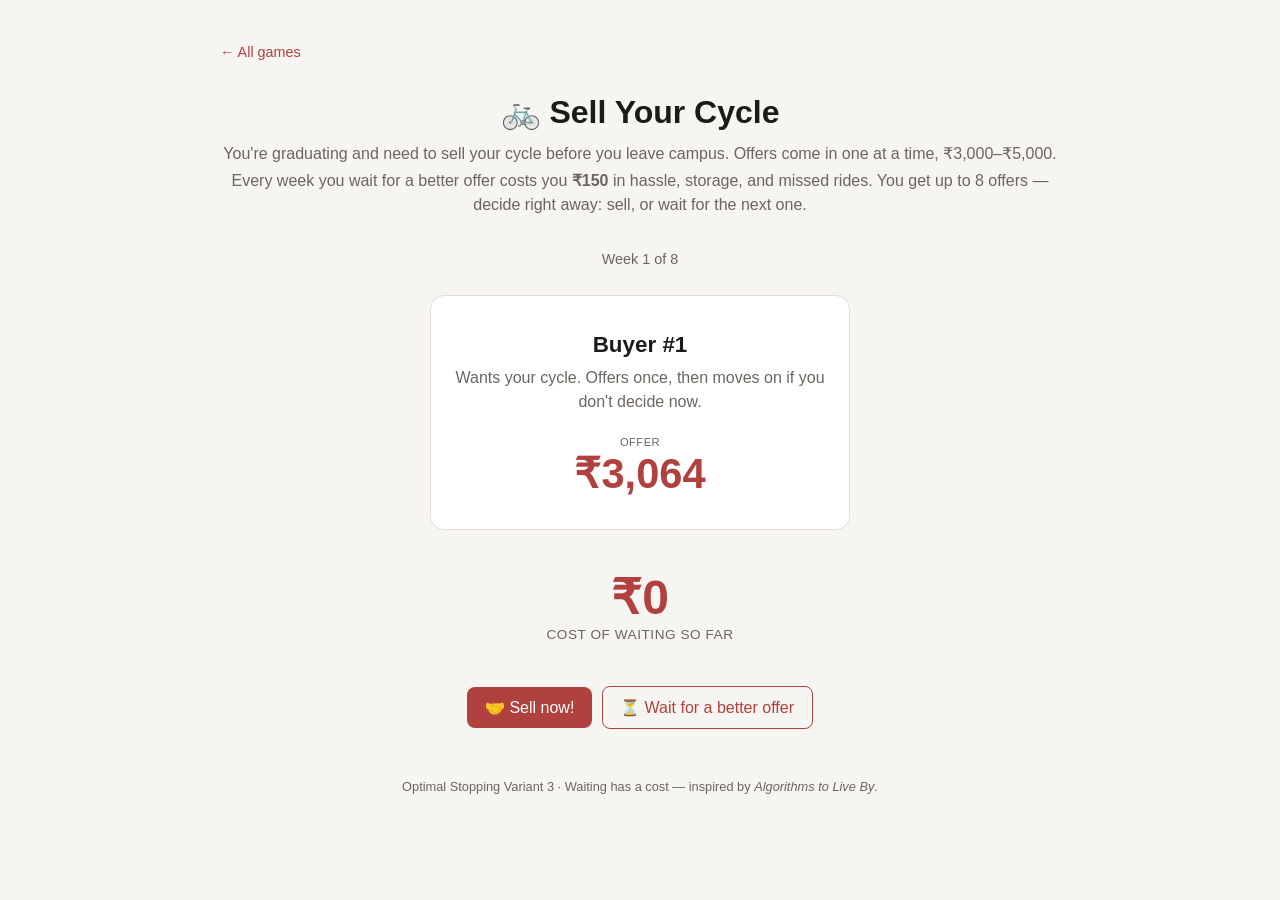
<file: games/selling/index.html>
<!doctype html>
<html lang="en">
<head>
<meta charset="utf-8">
<meta name="viewport" content="width=device-width, initial-scale=1">
<title>Sell Your Cycle — Algorithms to Live By</title>
<link rel="stylesheet" href="../../assets/style.css">
</head>
<body>
<div class="wrap">
  <a class="back-link" href="../../index.html">&larr; All games</a>

  <header class="page-head">
    <h1>🚲 Sell Your Cycle</h1>
    <p>You're graduating and need to sell your cycle before you leave campus. Offers come in one at a time, ₹3,000–₹5,000.</p>
    <p>Every week you wait for a better offer costs you <strong>₹150</strong> in hassle, storage, and missed rides. You get up to 8 offers — decide right away: sell, or wait for the next one.</p>
  </header>

  <p class="date-counter" id="roundCounter">Week 1 of 8</p>

  <div class="candidate-card" id="offerCard">
    <div class="name" id="offerName">—</div>
    <div class="bio" id="offerBio">—</div>
    <div class="score-label">Offer</div>
    <div class="score" id="offerScore">—</div>
  </div>

  <div class="bank-row">
    <div class="big-stat"><span class="num" id="waitCostSoFar">₹0</span><span class="label">Cost of waiting so far</span></div>
  </div>

  <div class="controls" id="decisionControls">
    <button class="btn" id="sellBtn">🤝 Sell now!</button>
    <button class="btn secondary" id="waitBtn">⏳ Wait for a better offer</button>
  </div>
  <p class="date-counter" id="lastChanceNote" style="display:none">This is the last offer — no one else is buying. Time to decide!</p>

  <div id="resultBanner"></div>

  <div class="controls" id="playAgainControls" style="display:none">
    <button class="btn secondary" id="playAgainBtn">Try again with 8 new offers →</button>
  </div>

  <p class="date-counter" id="roundDoneNote" style="display:none">Want to see the explanation? Ask your teacher for the password.</p>

  <div class="panel lock-panel" id="lockPanel" style="display:none">
    <div class="lock-icon">🔒</div>
    <h3>Ready to see how it's really done?</h3>
    <p>Ask your teacher for the password once everyone's had a go.</p>
    <div class="controls">
      <input type="password" class="password-input" id="passwordInput" placeholder="Password">
      <button class="btn" id="unlockBtn">Unlock</button>
    </div>
    <p class="lock-error" id="lockError" style="display:none">Not quite — try again.</p>
  </div>

  <div id="revealContent" style="display:none">
    <div class="panel" id="explainer">
      <h3>Variant 3: Waiting has a cost</h3>
      <p>The classic problem treats searching as free — the only cost of holding out is running out of options. Here, every week you wait costs you something real, so the goal changes: you're not trying to land the single best offer, you're trying to <strong>maximize what you actually keep</strong> once the cost of waiting is subtracted.</p>
      <p>The fix is a <strong>threshold</strong> — a "good enough" price, set once at the start. Take the first offer that clears it. Surprisingly, that price never drops: if the costs and the range of offers don't change, tomorrow looks exactly like today, so there's no reason to lower your standard as time passes.</p>
      <ol class="steps-list">
        <li>Estimate the range of offers you expect (lowest to highest).</li>
        <li>Estimate what each extra week of waiting costs you.</li>
        <li>Set a threshold: the more waiting costs, the lower it should be.</li>
        <li>Accept the first offer at or above the threshold — every week, the same threshold.</li>
      </ol>
      <p style="font-size:0.85rem;color:var(--muted)"><strong>The formula</strong> (offers spread evenly across a range): threshold = highest offer − √(2 × cost per week × size of range).</p>
      <p id="thisRoundNote" style="font-style:italic"></p>
      <hr class="divider">
      <h3>Now in code</h3>
      <div class="code-block">
        <pre><code id="codeBlock"></code></pre>
      </div>
    </div>
  </div>

  <footer class="site-foot">Optimal Stopping Variant 3 · Waiting has a cost — inspired by <em>Algorithms to Live By</em>.</footer>
</div>

<script src="../../assets/lock-shared.js"></script>
<script>
const ROUNDS = 8;
const LOW = 3000, HIGH = 5000;
const COST_PER_WEEK = 150;
const THRESHOLD = HIGH - Math.sqrt(2 * COST_PER_WEEK * (HIGH - LOW));

let offers = [];
let idx = 0;
let decided = false;

const roundCounterEl = document.getElementById("roundCounter");
const offerNameEl = document.getElementById("offerName");
const offerBioEl = document.getElementById("offerBio");
const offerScoreEl = document.getElementById("offerScore");
const waitCostEl = document.getElementById("waitCostSoFar");
const decisionControlsEl = document.getElementById("decisionControls");
const lastChanceNoteEl = document.getElementById("lastChanceNote");
const sellBtn = document.getElementById("sellBtn");
const waitBtn = document.getElementById("waitBtn");
const resultBannerEl = document.getElementById("resultBanner");
const playAgainControlsEl = document.getElementById("playAgainControls");
const playAgainBtn = document.getElementById("playAgainBtn");

const lock = initGameLock({
  game: "selling",
  lockPanelEl: document.getElementById("lockPanel"),
  passwordInputEl: document.getElementById("passwordInput"),
  unlockBtnEl: document.getElementById("unlockBtn"),
  lockErrorEl: document.getElementById("lockError"),
  contentEl: document.getElementById("revealContent"),
  noteEl: document.getElementById("roundDoneNote"),
});

function randOffer() {
  return Math.round(LOW + Math.random() * (HIGH - LOW));
}

function startRound() {
  offers = Array.from({ length: ROUNDS }, randOffer);
  idx = 0;
  decided = false;

  resultBannerEl.innerHTML = "";
  playAgainControlsEl.style.display = "none";
  document.getElementById("roundDoneNote").style.display = "none";
  document.getElementById("lockPanel").style.display = "none";
  document.getElementById("revealContent").style.display = "none";
  decisionControlsEl.style.display = "flex";

  renderOffer();
}

function renderOffer() {
  const offer = offers[idx];
  const costSoFar = idx * COST_PER_WEEK;
  roundCounterEl.textContent = `Week ${idx + 1} of ${ROUNDS}`;
  offerNameEl.textContent = `Buyer #${idx + 1}`;
  offerBioEl.textContent = "Wants your cycle. Offers once, then moves on if you don't decide now.";
  offerScoreEl.textContent = `₹${offer.toLocaleString("en-IN")}`;
  waitCostEl.textContent = `₹${costSoFar.toLocaleString("en-IN")}`;

  const isLast = idx === ROUNDS - 1;
  waitBtn.style.display = isLast ? "none" : "inline-block";
  lastChanceNoteEl.style.display = isLast ? "block" : "none";
}

function sell() {
  if (decided) return;
  decided = true;
  finishRound(idx);
}

function wait() {
  if (decided || idx >= ROUNDS - 1) return;
  idx += 1;
  renderOffer();
}

function finishRound(soldIdx) {
  decided = true;
  decisionControlsEl.style.display = "none";
  lastChanceNoteEl.style.display = "none";

  const price = offers[soldIdx];
  const costPaid = soldIdx * COST_PER_WEEK;
  const net = price - costPaid;
  const bestPossibleNet = Math.max(...offers.map((p, i) => p - i * COST_PER_WEEK));
  const gotBest = net === bestPossibleNet;

  let message;
  if (gotBest) {
    message = `🏆 That was the best possible net outcome: ₹${price.toLocaleString("en-IN")} minus ₹${costPaid.toLocaleString("en-IN")} in waiting costs = ₹${net.toLocaleString("en-IN")}.`;
  } else {
    message = `🚲 Sold for ₹${price.toLocaleString("en-IN")}, minus ₹${costPaid.toLocaleString("en-IN")} in waiting costs = ₹${net.toLocaleString("en-IN")} net. Best possible this round was ₹${bestPossibleNet.toLocaleString("en-IN")}.`;
  }
  resultBannerEl.innerHTML = `<div class="result-banner ${gotBest ? "correct" : "wrong"}">${message}</div>`;

  playAgainControlsEl.style.display = "flex";
  document.getElementById("thisRoundNote").textContent =
    `This round: offers ranged ₹${LOW.toLocaleString("en-IN")}–₹${HIGH.toLocaleString("en-IN")}, waiting cost ₹${COST_PER_WEEK}/week, so the threshold is about ₹${Math.round(THRESHOLD).toLocaleString("en-IN")}. You sold in week ${soldIdx + 1} for ₹${price.toLocaleString("en-IN")}.`;
  document.getElementById("codeBlock").textContent =
`def sell(offers, threshold=${Math.round(THRESHOLD)}):
    for offer in offers:
        if offer >= threshold:
            return offer   # sell now
    return offers[-1]      # ran out -- take the last offer`;

  document.getElementById("roundDoneNote").style.display = lock.isUnlocked() ? "none" : "block";
  lock.reveal();
}

sellBtn.addEventListener("click", sell);
waitBtn.addEventListener("click", wait);
playAgainBtn.addEventListener("click", startRound);

startRound();
</script>
</body>
</html>
</file>
<file: assets/style.css>
:root {
  --bg: #f7f5f2;
  --panel: #ffffff;
  --ink: #1c1b1a;
  --muted: #6b6560;
  --accent: #b0413e;
  --accent-ink: #ffffff;
  --border: #e3ddd4;
  --cell: #d8d2c8;
  --cell-ink: #f7f5f2;
  --good: #2f6f4f;
  --bad: #b0413e;
  --code-bg: #1c1b1a;
  --code-ink: #f0e9df;
  font-family: -apple-system, "Segoe UI", Helvetica, Arial, sans-serif;
}

* { box-sizing: border-box; }

body {
  margin: 0;
  background: var(--bg);
  color: var(--ink);
  line-height: 1.5;
}

.wrap {
  max-width: 880px;
  margin: 0 auto;
  padding: 2.5rem 1.25rem 4rem;
}

a { color: var(--accent); }

header.page-head {
  text-align: center;
  margin-bottom: 2rem;
}

header.page-head h1 {
  font-size: 2rem;
  margin: 0 0 0.4rem;
}

header.page-head p {
  color: var(--muted);
  margin: 0.2rem 0;
}

.back-link {
  display: inline-block;
  margin-bottom: 1.5rem;
  font-size: 0.9rem;
  text-decoration: none;
}

.card-grid {
  display: grid;
  grid-template-columns: repeat(auto-fit, minmax(220px, 1fr));
  gap: 1rem;
  margin-top: 2rem;
}

.card {
  background: var(--panel);
  border: 1px solid var(--border);
  border-radius: 10px;
  padding: 1.25rem;
  text-decoration: none;
  color: var(--ink);
  display: block;
  transition: transform 0.12s ease, box-shadow 0.12s ease;
}

.card:hover {
  transform: translateY(-2px);
  box-shadow: 0 6px 16px rgba(0,0,0,0.08);
}

.card.locked {
  opacity: 0.55;
  pointer-events: none;
}

.card h3 {
  margin: 0 0 0.35rem;
  font-size: 1.05rem;
}

.card p {
  margin: 0;
  color: var(--muted);
  font-size: 0.9rem;
}

.tag {
  display: inline-block;
  font-size: 0.7rem;
  text-transform: uppercase;
  letter-spacing: 0.04em;
  background: var(--border);
  color: var(--muted);
  border-radius: 999px;
  padding: 0.15rem 0.55rem;
  margin-bottom: 0.6rem;
}

.panel {
  background: var(--panel);
  border: 1px solid var(--border);
  border-radius: 10px;
  padding: 1.5rem;
  margin: 1.5rem 0;
}

.grid {
  display: grid;
  grid-template-columns: repeat(7, 1fr);
  gap: 0.5rem;
  margin: 1.5rem 0;
}

.cell {
  background: var(--cell);
  color: var(--cell-ink);
  border: none;
  border-radius: 6px;
  aspect-ratio: 1 / 1;
  display: flex;
  flex-direction: column;
  align-items: center;
  justify-content: center;
  font-size: 0.85rem;
  cursor: pointer;
  transition: background 0.1s ease;
}

.cell:hover:not(:disabled) { background: #c5beb2; }

.cell:disabled {
  background: var(--panel);
  color: var(--ink);
  cursor: default;
  border: 1px solid var(--border);
}

.cell .value {
  font-size: 1.1rem;
  font-weight: 700;
}

.cell.checked { border: 2px solid var(--accent); }

.controls {
  display: flex;
  flex-wrap: wrap;
  gap: 0.6rem;
  align-items: center;
  justify-content: center;
  margin: 1rem 0;
}

button.btn {
  font: inherit;
  background: var(--accent);
  color: var(--accent-ink);
  border: none;
  border-radius: 8px;
  padding: 0.55rem 1.1rem;
  cursor: pointer;
}

button.btn.secondary {
  background: transparent;
  color: var(--accent);
  border: 1px solid var(--accent);
}

button.btn:disabled {
  opacity: 0.4;
  cursor: default;
}

.score-row {
  display: flex;
  justify-content: center;
  gap: 2rem;
  text-align: center;
  margin: 1rem 0;
}

.score-row .num {
  font-size: 1.8rem;
  font-weight: 700;
  display: block;
}

.score-row .label {
  color: var(--muted);
  font-size: 0.8rem;
  text-transform: uppercase;
  letter-spacing: 0.03em;
}

.result-banner {
  text-align: center;
  font-weight: 600;
  padding: 0.75rem;
  border-radius: 8px;
  margin: 1rem 0;
}

.result-banner.correct { background: #e4f0e9; color: var(--good); }
.result-banner.wrong { background: #f6e4e3; color: var(--bad); }

.code-compare {
  display: grid;
  grid-template-columns: 1fr 1fr;
  gap: 1rem;
  margin-top: 1rem;
}

@media (max-width: 640px) {
  .code-compare { grid-template-columns: 1fr; }
  .grid { grid-template-columns: repeat(5, 1fr); }
}

.code-block h4 {
  margin: 0 0 0.4rem;
  font-size: 0.95rem;
}

.code-block .complexity {
  color: var(--muted);
  font-size: 0.8rem;
  margin: 0.2rem 0 0.5rem;
}

pre {
  background: var(--code-bg);
  color: var(--code-ink);
  border-radius: 8px;
  padding: 1rem;
  overflow-x: auto;
  font-size: 0.85rem;
  margin: 0;
}

hr.divider {
  border: none;
  border-top: 1px solid var(--border);
  margin: 2rem 0;
}

.steps-list {
  padding-left: 1.2rem;
  margin: 0.5rem 0;
}

.steps-list li { margin-bottom: 0.7rem; }

.candidate-card {
  background: var(--panel);
  border: 1px solid var(--border);
  border-radius: 14px;
  padding: 2rem 1.5rem;
  text-align: center;
  max-width: 420px;
  margin: 1.5rem auto;
}

.candidate-card .name {
  font-size: 1.4rem;
  font-weight: 700;
  margin-bottom: 0.3rem;
}

.candidate-card .bio {
  color: var(--muted);
  margin-bottom: 1.25rem;
  min-height: 2.6em;
}

.candidate-card .score-label {
  font-size: 0.7rem;
  text-transform: uppercase;
  letter-spacing: 0.04em;
  color: var(--muted);
}

.candidate-card .score {
  font-size: 2.6rem;
  font-weight: 800;
  color: var(--accent);
  line-height: 1.1;
}

.date-counter {
  text-align: center;
  color: var(--muted);
  font-size: 0.9rem;
  margin-bottom: 0.25rem;
}

.history-strip {
  display: flex;
  flex-wrap: wrap;
  gap: 0.4rem;
  justify-content: center;
  margin: 1rem 0 1.5rem;
}

.history-chip {
  background: var(--cell);
  color: var(--cell-ink);
  border-radius: 999px;
  padding: 0.3rem 0.7rem;
  font-size: 0.8rem;
  font-weight: 600;
}

.history-chip.best-so-far {
  background: var(--accent);
  color: var(--accent-ink);
}

.results-list {
  list-style: none;
  padding: 0;
  margin: 1rem 0;
  display: flex;
  flex-direction: column;
  gap: 0.4rem;
}

.results-row {
  display: flex;
  justify-content: space-between;
  align-items: center;
  padding: 0.55rem 0.9rem;
  border-radius: 8px;
  background: var(--panel);
  border: 1px solid var(--border);
  font-size: 0.95rem;
}

.results-row.chosen {
  border-color: var(--accent);
  background: #f6e9e8;
  font-weight: 700;
}

.results-row .row-name { text-align: left; }
.results-row .row-score { font-weight: 700; }

.lock-panel {
  text-align: center;
}

.lock-panel .lock-icon {
  font-size: 2rem;
  margin-bottom: 0.5rem;
}

input.password-input {
  font: inherit;
  padding: 0.55rem 0.9rem;
  border: 1px solid var(--border);
  border-radius: 8px;
  background: var(--bg);
  color: var(--ink);
  max-width: 200px;
  text-align: center;
}

.lock-error {
  color: var(--bad);
  font-size: 0.85rem;
  margin-top: 0.5rem;
}

.choice-row {
  display: flex;
  flex-wrap: wrap;
  gap: 0.6rem;
  justify-content: center;
  margin: 1rem 0 1.5rem;
}

.choice-btn {
  font: inherit;
  background: var(--panel);
  color: var(--ink);
  border: 1.5px solid var(--border);
  border-radius: 10px;
  padding: 0.7rem 1.1rem;
  cursor: pointer;
  text-align: center;
  min-width: 6.5rem;
}

.choice-btn .choice-title { font-weight: 700; display: block; }
.choice-btn .choice-sub { font-size: 0.75rem; color: var(--muted); display: block; margin-top: 0.15rem; }

.choice-btn.selected {
  border-color: var(--accent);
  background: #f6e9e8;
}

.spot-strip {
  display: flex;
  gap: 0.35rem;
  justify-content: center;
  flex-wrap: wrap;
  margin: 1rem 0 1.5rem;
}

.spot-chip {
  width: 2.1rem;
  height: 2.1rem;
  border-radius: 6px;
  display: flex;
  align-items: center;
  justify-content: center;
  font-size: 0.75rem;
  font-weight: 700;
  background: var(--cell);
  color: var(--cell-ink);
}

.spot-chip.taken { background: #cbb9b6; color: #5a3f3d; }
.spot-chip.free { background: var(--good); color: #fff; }
.spot-chip.parked { background: var(--accent); color: #fff; outline: 2px solid var(--ink); }
.spot-chip.current { outline: 2px solid var(--accent); }

.big-stat {
  text-align: center;
  margin: 1.25rem 0;
}

.big-stat .num {
  font-size: 3rem;
  font-weight: 800;
  color: var(--accent);
  line-height: 1;
  display: block;
  font-variant-numeric: tabular-nums;
}

.big-stat .label {
  color: var(--muted);
  font-size: 0.85rem;
  text-transform: uppercase;
  letter-spacing: 0.04em;
}

.bank-row {
  display: flex;
  justify-content: center;
  gap: 2.5rem;
  margin: 1.25rem 0;
}

.streak-track {
  display: flex;
  gap: 0.35rem;
  justify-content: center;
  flex-wrap: wrap;
  margin: 1rem 0 1.5rem;
}

.streak-node {
  width: 2.4rem;
  height: 2.4rem;
  border-radius: 50%;
  display: flex;
  align-items: center;
  justify-content: center;
  font-size: 0.85rem;
  font-weight: 700;
  background: var(--cell);
  color: var(--cell-ink);
  border: 2px solid var(--border);
}

.streak-node.win { background: var(--good); color: #fff; border-color: var(--good); }
.streak-node.lose { background: var(--bad); color: #fff; border-color: var(--bad); }
.streak-node.pending { background: var(--panel); border-style: dashed; }

footer.site-foot {
  text-align: center;
  color: var(--muted);
  font-size: 0.8rem;
  margin-top: 3rem;
}
</file>
<file: games/arcade/arcade.css>
.arcade-header {
  position: sticky;
  top: 0;
  z-index: 10;
  display: flex;
  justify-content: space-between;
  align-items: center;
  flex-wrap: wrap;
  gap: 0.75rem;
  background: var(--panel);
  border: 1px solid var(--border);
  border-radius: 10px;
  padding: 0.75rem 1.1rem;
  margin-bottom: 1rem;
}

.arcade-stat { text-align: center; }
.arcade-stat .num {
  font-size: 1.5rem;
  font-weight: 800;
  color: var(--accent);
  line-height: 1;
  display: block;
  font-variant-numeric: tabular-nums;
}
.arcade-stat .label {
  font-size: 0.68rem;
  text-transform: uppercase;
  letter-spacing: 0.04em;
  color: var(--muted);
}

.arcade-stat.timer .num { color: var(--ink); }
.arcade-stat.timer.low .num { color: var(--bad); }

.arcade-tabs {
  display: flex;
  gap: 0.5rem;
  margin-bottom: 1rem;
  flex-wrap: wrap;
  justify-content: center;
}

.arcade-tab {
  font: inherit;
  background: var(--panel);
  border: 1.5px solid var(--border);
  border-radius: 10px;
  padding: 0.6rem 1.1rem;
  cursor: pointer;
  font-weight: 600;
  color: var(--ink);
}

.arcade-tab.active {
  border-color: var(--accent);
  background: #f6e9e8;
  color: var(--accent);
}

.arcade-stage {
  display: flex;
  flex-direction: column;
  align-items: center;
  margin: 0 auto 1rem;
}

.arcade-stage canvas {
  max-width: 100%;
  background: #10141c;
  border-radius: 12px;
  border: 1px solid var(--border);
  touch-action: none;
  display: block;
}

.lives-row {
  font-size: 1.3rem;
  letter-spacing: 0.15rem;
  margin-bottom: 0.5rem;
}

.canvas-frame {
  position: relative;
  max-width: 100%;
}

.game-over-overlay {
  position: absolute;
  inset: 0;
  background: rgba(16, 20, 28, 0.88);
  border-radius: 12px;
  display: flex;
  flex-direction: column;
  align-items: center;
  justify-content: center;
  text-align: center;
  gap: 0.6rem;
  padding: 1rem;
}

.game-over-overlay h3 {
  color: #fff;
  margin: 0;
  font-size: 1.4rem;
}

.game-over-overlay p {
  color: #d9c9b8;
  margin: 0 0 0.4rem;
  font-size: 0.95rem;
}

.arcade-help {
  text-align: center;
  color: var(--muted);
  font-size: 0.85rem;
  margin: -0.5rem 0 1.5rem;
}

.start-screen, .end-overlay {
  text-align: center;
  max-width: 32rem;
  margin: 2rem auto;
}

.start-screen input[type="text"] {
  font: inherit;
  font-size: 1.1rem;
  padding: 0.7rem 1rem;
  border: 1.5px solid var(--border);
  border-radius: 10px;
  width: 100%;
  max-width: 20rem;
  text-align: center;
  margin: 1rem 0;
}

.final-score-num {
  font-size: 4.5rem;
  font-weight: 800;
  color: var(--accent);
  line-height: 1;
  margin: 0.5rem 0;
  font-variant-numeric: tabular-nums;
}

.breakdown-row {
  display: flex;
  justify-content: space-between;
  padding: 0.5rem 0.9rem;
  border-radius: 8px;
  background: var(--panel);
  border: 1px solid var(--border);
  margin: 0.4rem 0;
  font-size: 0.95rem;
}

.write-down-note {
  background: #fbf0ce;
  border: 1px solid #e3c65c;
  border-radius: 10px;
  padding: 0.9rem 1.1rem;
  font-weight: 600;
  margin: 1.2rem 0;
}

.on-screen-controls {
  display: flex;
  justify-content: center;
  gap: 1rem;
  margin: 0.75rem 0 1.5rem;
}

.control-pad-btn {
  font-size: 1.6rem;
  width: 3.2rem;
  height: 3.2rem;
  border-radius: 50%;
  border: 1.5px solid var(--border);
  background: var(--panel);
  cursor: pointer;
  user-select: none;
}

.control-pad-btn:active { background: #f6e9e8; border-color: var(--accent); }
</file>
